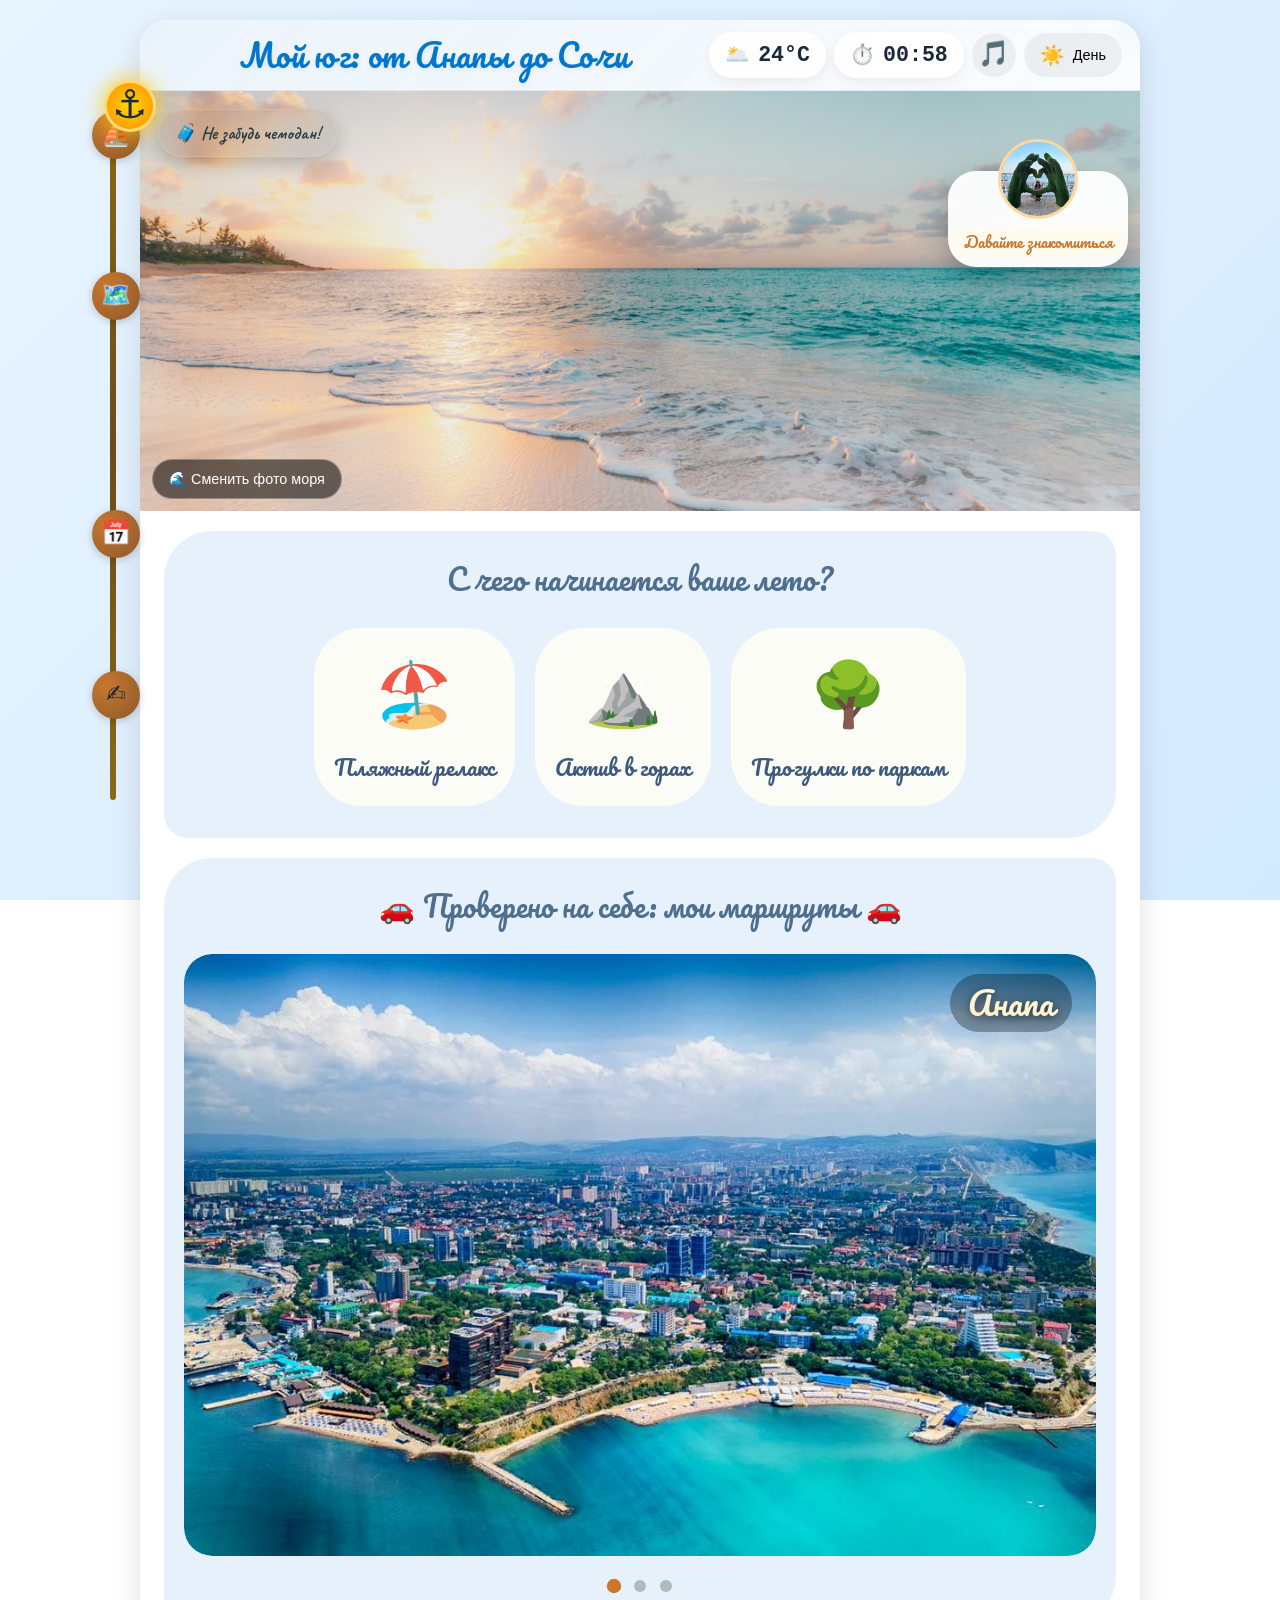
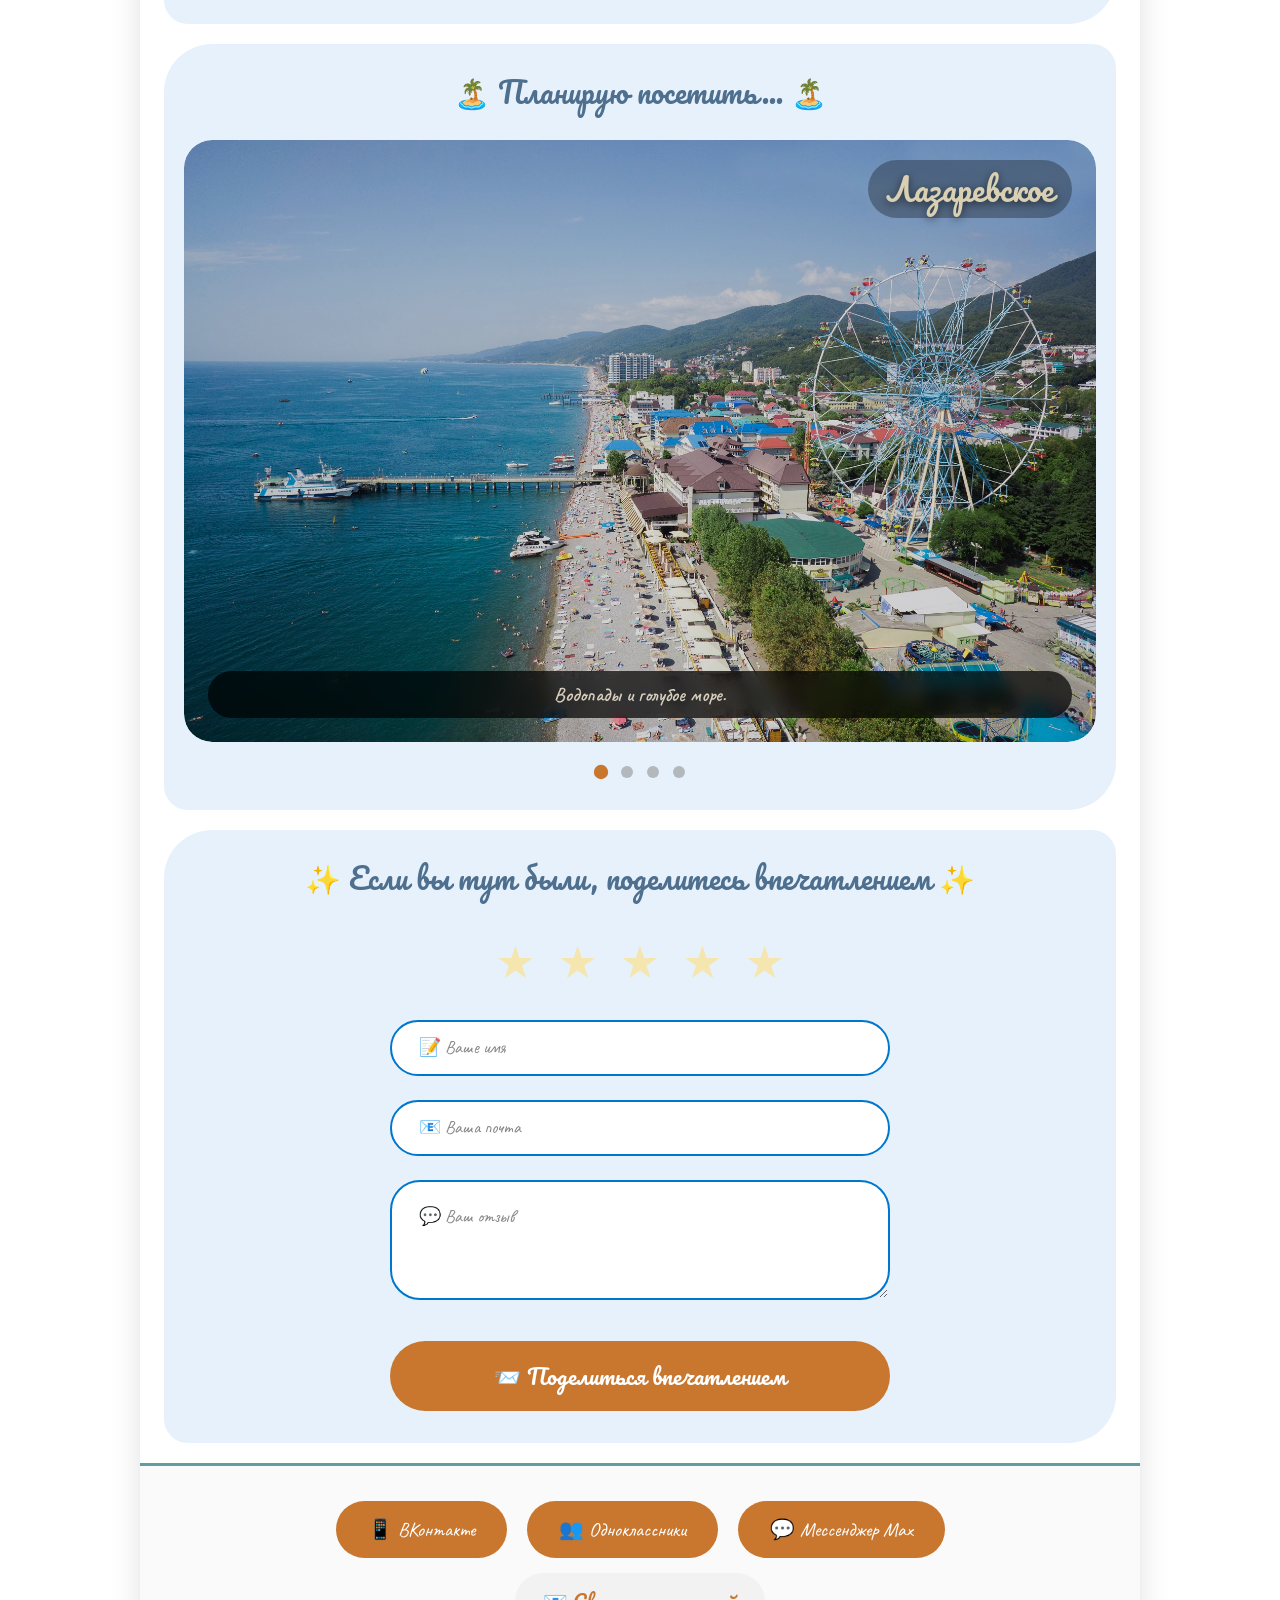
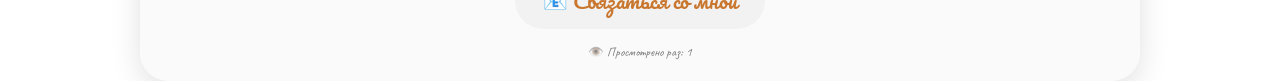
<file: index.html>
<!DOCTYPE html>
<html lang="ru">
<head>
<meta charset="utf-8" />
<meta name="viewport" content="width=device-width, initial-scale=1.0, user-scalable=yes, viewport-fit=cover" />
<meta name="theme-color" content="#008080">
<title>Мой юг: от Анапы до Сочи</title>

<link rel="icon" href="data:image/svg+xml,<svg xmlns='http://www.w3.org/2000/svg' viewBox='0 0 100 100'><text y='.9em' font-size='90'>☀️</text></svg>">
<link rel="apple-touch-icon" href="data:image/svg+xml,<svg xmlns='http://www.w3.org/2000/svg' viewBox='0 0 100 100'><text y='.9em' font-size='90'>☀️</text></svg>">

<link href="https://fonts.googleapis.com/css2?family=Pacifico&display=swap" rel="stylesheet">
<link href="https://fonts.googleapis.com/css2?family=Caveat:wght@400;500;600;700&display=swap" rel="stylesheet">
<link rel="stylesheet" href="index.css">
</head>
<body>

<div class="container">
  <!-- ========== ШАПКА (ИСПРАВЛЕНА) ========== -->
  <div class="header">
    <div class="header-top">
      <div class="header-left">
        <div class="mobile-menu-btn" id="mobileMenuBtn">⛵</div>
      </div>
      <div class="title">Мой юг: от Анапы до Сочи</div>
    </div>
    <div class="header-right">
      <div class="stickers">
        <div class="sticker">🌥️<span id="st-weather-txt">Загрузка</span></div>
        <div class="sticker">⏱️<span id="st-time-txt">--:--</span></div>
        <div class="music-player" id="musicToggle">
          <span id="musicIcon">🎵</span>
        </div>
        <button id="theme-toggle" class="icon-btn">
          <span id="themeIcon">☀️</span>
          <span class="theme-text" id="themeText">День</span>
        </button>
      </div>
    </div>
  </div>

  <!-- ========== МОБИЛЬНОЕ МЕНЮ ========== -->
  <div class="mobile-menu-overlay" id="mobileMenuOverlay">
    <div class="mobile-menu-container">
      <button class="mobile-menu-close" id="mobileMenuClose">✕</button>
      <div class="mobile-menu-item" data-target="section-main">⛵ Главная</div>
      <div class="mobile-menu-item" id="mobileRoutesBtn">🗺️ Мои маршруты</div>
      <div class="mobile-menu-sub" id="mobileRoutesSub" style="display: none;">
        <a href="Anapa/Anapa.html" class="mobile-sub-link">🏖️ Анапа</a>
        <a href="Gelendzhik/Gelendzhik.html" class="mobile-sub-link">🌴 Геленджик</a>
        <a href="Sochi/Sochi.html" class="mobile-sub-link">☀️ Сочи</a>
        <a href="Sirius/Sirius.html" class="mobile-sub-link">⭐ Сириус</a>
        <a href="Roza/Roza.html" class="mobile-sub-link">⛰️ Роза-Хутор</a>
      </div>
      <div class="mobile-menu-item" data-target="section-places">📅 Планирую посетить</div>
      <div class="mobile-menu-item" data-target="section-review">✍️ Поделиться впечатлением</div>
    </div>
  </div>

  <!-- Кнопка наверх -->
  <button class="scroll-top-btn" id="scrollTopBtn">↑</button>

  <!-- ========== ГЛАВНОЕ ФОТО ========== -->
  <div class="photo-wrap">
    <img src="Img.Index/m.avif" alt="Море и пляж" class="photo" id="seaPhoto">
    <div class="photo-overlay">
      <div class="remind-wrap" id="remind-area"><div class="remind-text">🧳 Не забудь чемодан!</div></div>
    </div>
    <button class="change-bg-btn" id="changeSeaBtn">🌊 Сменить фото моря</button>
    <div class="about-float" id="about-float">
      <img src="Img.Index/i.jpg" class="about-photo" id="about-photo" alt="avatar">
      <div class="about-desc">Давайте знакомиться</div>
    </div>
  </div>

  <!-- ========== ОПРОС ========== -->
  <div class="survey-section" id="section-main">
    <div class="question-text">С чего начинается ваше лето?</div>
    <div class="options-row">
      <div class="option-card" data-option="пляжный релакс" onclick="handleOptionClick(this)">
        <div class="option-emoji">🏖️</div>
        <div class="option-label">Пляжный релакс</div>
      </div>
      <div class="option-card" data-option="актив в горах" onclick="handleOptionClick(this)">
        <div class="option-emoji">⛰️</div>
        <div class="option-label">Актив в горах</div>
      </div>
      <div class="option-card" data-option="прогулки по паркам" onclick="handleOptionClick(this)">
        <div class="option-emoji">🌳</div>
        <div class="option-label">Прогулки по паркам</div>
      </div>
    </div>
    <div id="answerResult" class="answer-result" style="display: none;"></div>
  </div>

  <!-- ========== КАРУСЕЛЬ МАРШРУТОВ ========== -->
  <div class="routes-section" id="section-routes">
    <div class="routes-title">🚗 Проверено на себе: мои маршруты 🚗</div>
    <div class="carousel-container" id="routesCarousel">
      <div class="carousel-track" id="routesTrack">
        <div class="route-card" data-page="Anapa/Anapa.html">
          <div class="card-inner"><img class="route-img" src="Img.Index/anapa.jpeg" alt="Анапа"><div class="route-title-overlay">Анапа</div><div class="route-desc-overlay">Песчаные пляжи, ласковое море и семейный уют.</div></div>
        </div>
        <div class="route-card" data-page="Gelendzhik/Gelendzhik.html">
          <div class="card-inner"><img class="route-img" src="Img.Index/gelend.jpg" alt="Геленджик"><div class="route-title-overlay">Геленджик</div><div class="route-desc-overlay">Набережная, бухта и живописные горы.</div></div>
        </div>
        <div class="route-card" data-page="Sochi/Sochi.html">
          <div class="card-inner"><img class="route-img" src="Img.Index/sohi.jpg" alt="Сочи"><div class="route-title-overlay">Сочи</div><div class="route-desc-overlay">Субтропики, горы и вечное лето.</div></div>
        </div>
      </div>
    </div>
    <div class="dots" id="routesDots"></div>
  </div>

  <!-- ========== КАРУСЕЛЬ "ПЛАНИРУЮ ПОСЕТИТЬ" ========== -->
  <div class="places-section" id="section-places">
    <div class="places-title">🏝️ Планирую посетить... 🏝️</div>
    <div class="carousel-container" id="placesCarousel">
      <div class="carousel-track" id="placesTrack">
        <div class="place-card place-future" onclick="showSoonToast()">
          <div class="card-inner"><img class="place-img" src="Img.Index/laz.jpg"><div class="place-title-overlay">Лазаревское</div><div class="place-desc-overlay">Водопады и голубое море.</div></div>
        </div>
        <div class="place-card place-future" onclick="showSoonToast()">
          <div class="card-inner"><img class="place-img" src="Img.Index/dgub.jpg"><div class="place-title-overlay">Джугба</div><div class="place-desc-overlay">Дикие пляжи и реликтовый лес.</div></div>
        </div>
        <div class="place-card place-future" onclick="showSoonToast()">
          <div class="card-inner"><img class="place-img" src="Img.Index/kabard.jpg"><div class="place-title-overlay">Кабардинка</div><div class="place-desc-overlay">Чистые пляжи, Старый парк у моря.</div></div>
        </div>
        <div class="place-card place-future" onclick="showSoonToast()">
          <div class="card-inner"><img class="place-img" src="Img.Index/novoros.jpg"><div class="place-title-overlay">Новороссийск</div><div class="place-desc-overlay">Герой-город, морской порт.</div></div>
        </div>
      </div>
    </div>
    <div class="dots" id="placesDots"></div>
  </div>

  <!-- ========== ФОРМА ОТЗЫВА ========== -->
  <div class="survey-section" id="section-review" style="margin-top:0; overflow:visible; position:relative; z-index:100;">
    <div class="question-text">✨ Если вы тут были, поделитесь впечатлением ✨</div>
    <div class="star-rating" id="starRating" style="position:relative; z-index:101;">
      <span class="star" data-value="1">★</span>
      <span class="star" data-value="2">★</span>
      <span class="star" data-value="3">★</span>
      <span class="star" data-value="4">★</span>
      <span class="star" data-value="5">★</span>
    </div>
    <form id="reviewForm" class="review-form" style="position:relative; z-index:102;">
      <div class="form-field-wrapper" onclick="document.getElementById('reviewerName').focus();">
        <input type="text" id="reviewerName" name="reviewerName" autocomplete="off" placeholder=" ">
        <label>📝 Ваше имя</label>
      </div>
      <div class="form-field-wrapper" onclick="document.getElementById('reviewerEmail').focus();">
        <input type="email" id="reviewerEmail" name="reviewerEmail" autocomplete="off" placeholder=" ">
        <label>📧 Ваша почта</label>
      </div>
      <div class="form-field-wrapper" onclick="document.getElementById('reviewText').focus();">
        <textarea id="reviewText" name="reviewText" placeholder=" "></textarea>
        <label>💬 Ваш отзыв</label>
      </div>
      <button type="submit" class="submit-review-btn">📨 Поделиться впечатлением</button>
    </form>
  </div>

  <!-- ========== ФУТЕР ========== -->
  <div class="footer">
    <div class="share-buttons">
      <button class="share-btn" data-share="vk">📱 ВКонтакте</button>
      <button class="share-btn" data-share="ok">👥 Одноклассники</button>
      <button class="share-btn" data-share="max">💬 Мессенджер Max</button>
    </div>
    <div class="footer-contact"><a href="mailto:angelina.chernovalova@yandex.ru">📧 Связаться со мной</a></div>
    <div style="margin-top:10px; font-size:0.7rem;">👁️ Просмотрено раз: <span id="siteViewsCounter">0</span></div>
  </div>
</div>

<!-- ========== ПК ЛИАНА ========== -->
<div class="rope-container">
  <div class="rope-line"></div>
  <div class="knot-item" data-target="section-main" style="top: 5%;">⛵<div class="bubble-menu-right">⚓ Главная</div></div>
  <div class="knot-item" data-target="section-routes" style="top: 28%;">🗺️
    <div class="subknots-right">
      <div class="subknot-title">📋 Мои маршруты</div>
      <a href="Anapa/Anapa.html" class="subknot-link">🏖️ Анапа</a>
      <a href="Gelendzhik/Gelendzhik.html" class="subknot-link">🌴 Геленджик</a>
      <a href="Sochi/Sochi.html" class="subknot-link">☀️ Сочи</a>
      <a href="Sirius/Sirius.html" class="subknot-link">⭐ Сириус</a>
      <a href="Roza/Roza.html" class="subknot-link">⛰️ Роза-Хутор</a>
    </div>
  </div>
  <div class="knot-item" data-target="section-places" style="top: 62%;">📅<div class="bubble-menu-right">📅 Планирую посетить</div></div>
  <div class="knot-item" data-target="section-review" style="top: 85%;">✍️<div class="bubble-menu-right">✍️ Поделиться впечатлением</div></div>
</div>
<div class="rope-anchor" id="ropeAnchor">⚓</div>

<!-- Дополнительные элементы -->
<div class="side-panel" id="panel"><div class="checklist" id="checklist"></div></div>
<div id="toastMsg" class="toast-message"></div>
<div id="introModal" class="modal-overlay"><div class="modal-card"><img src="Img.Index/i.jpg" class="modal-photo" id="modalUserPhoto"><div class="modal-text">Давайте знакомиться!<br><br>Меня зовут Черновалова Ангелина Алексеевна, я студентка ПИ-3,6-2024-2УД. Я объединила знания интернет-технологий и свою страсть к путешествиям, чтобы создать удобный интерфейс для планирования отдыха.</div><button class="modal-close" id="closeModalBtn">Закрыть</button></div></div>

<audio id="bgMusic" src="Audio.Index/chai.mp3" loop></audio>

<script src="menu.js"></script>
<script src="index.js"></script>
</body>
</html>
</file>
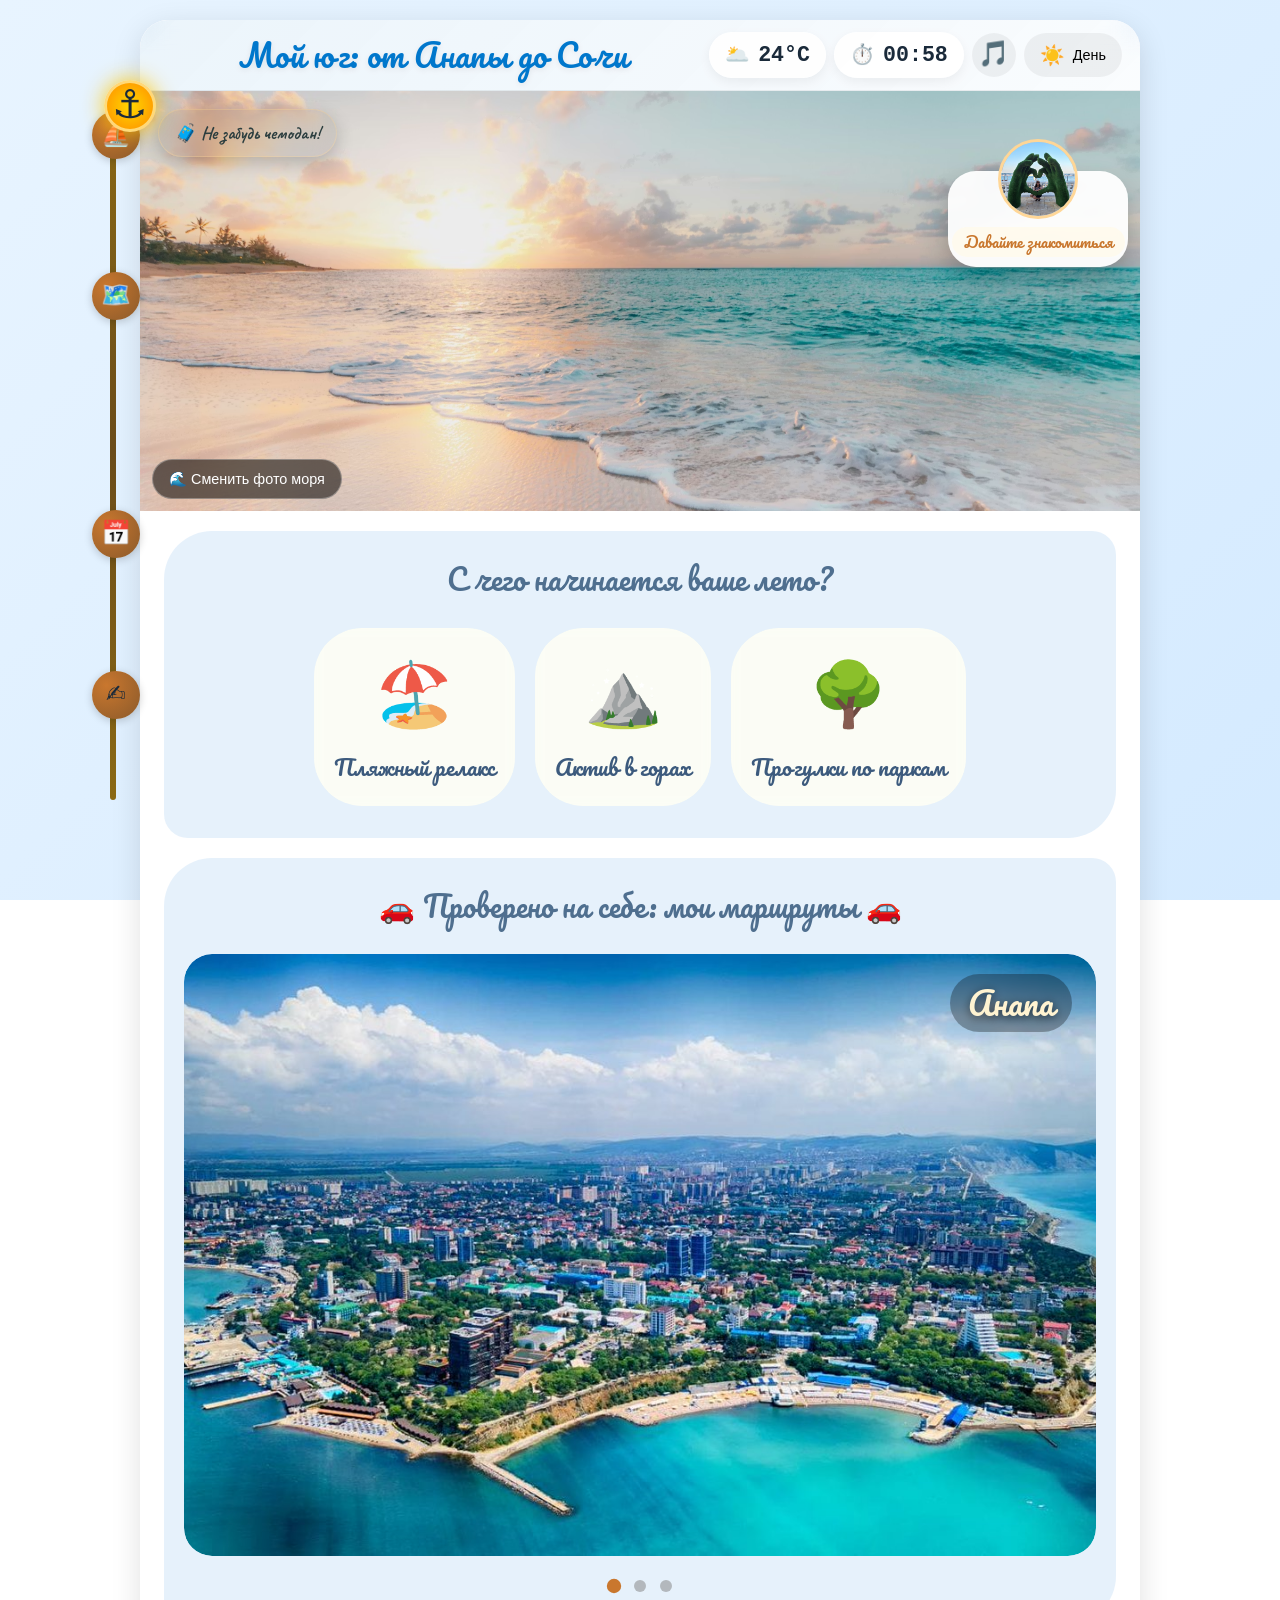
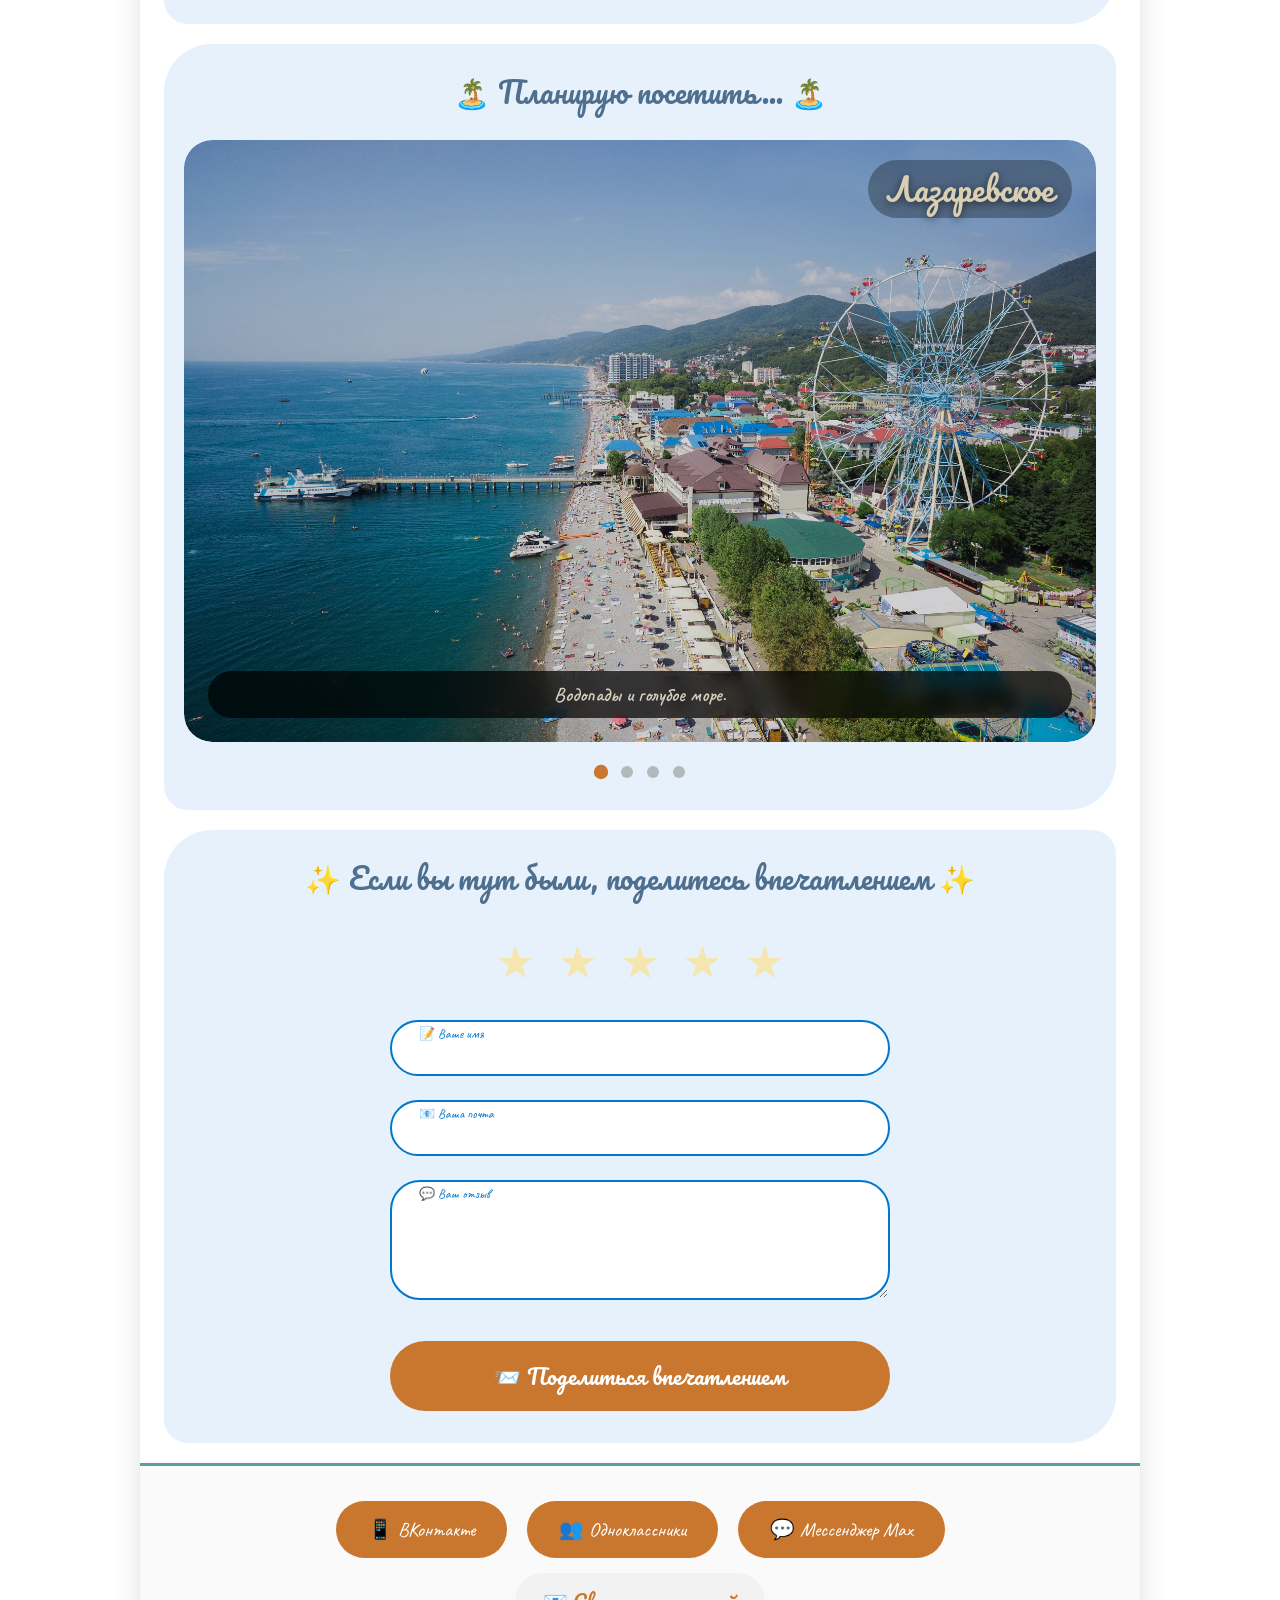
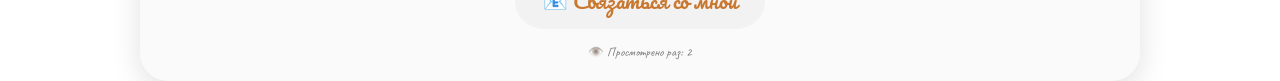
<file: indexa.html>
<!DOCTYPE html>
<html lang="ru">
<head>
<meta charset="utf-8" />
<meta name="viewport" content="width=device-width, initial-scale=1.0, user-scalable=yes, viewport-fit=cover" />
<meta name="theme-color" content="#008080">
<title>Мой юг: от Анапы до Сочи</title>

<link rel="icon" href="data:image/svg+xml,<svg xmlns='http://www.w3.org/2000/svg' viewBox='0 0 100 100'><text y='.9em' font-size='90'>☀️</text></svg>">
<link rel="apple-touch-icon" href="data:image/svg+xml,<svg xmlns='http://www.w3.org/2000/svg' viewBox='0 0 100 100'><text y='.9em' font-size='90'>☀️</text></svg>">

<link href="https://fonts.googleapis.com/css2?family=Pacifico&display=swap" rel="stylesheet">
<link href="https://fonts.googleapis.com/css2?family=Caveat:wght@400;500;600;700&display=swap" rel="stylesheet">
<link rel="stylesheet" href="index.css">
</head>
<body>

<div class="container">
  <!-- ========== ШАПКА ========== -->
  <div class="header">
    <div class="header-left">
      <div class="mobile-menu-btn" id="mobileMenuBtn">⛵</div>
    </div>
    <div class="title">Мой юг: от Анапы до Сочи</div>
    <div class="header-right">
      <!-- ИСПРАВЛЕНО: День/Ночь и Музыка в одной строке (flex row) -->
      <div class="stickers">
        <div class="sticker">🌥️<span id="st-weather-txt">Загрузка</span></div>
        <div class="sticker">⏱️<span id="st-time-txt">--:--</span></div>
        <div class="music-player" id="musicToggle">
          <span id="musicIcon">🎵</span>
        </div>
        <button id="theme-toggle" class="icon-btn">
          <span id="themeIcon">☀️</span>
          <span class="theme-text" id="themeText">День</span>
        </button>
      </div>
    </div>
  </div>

  <!-- ========== МОБИЛЬНОЕ МЕНЮ ========== -->
  <div class="mobile-menu-overlay" id="mobileMenuOverlay">
    <div class="mobile-menu-container">
      <button class="mobile-menu-close" id="mobileMenuClose">✕</button>
      <div class="mobile-menu-item" data-target="section-main">⛵ Главная</div>
      <div class="mobile-menu-item" id="mobileRoutesBtn">🗺️ Мои маршруты</div>
      <div class="mobile-menu-sub" id="mobileRoutesSub" style="display: none;">
        <a href="Anapa/Anapa.html" class="mobile-sub-link">🏖️ Анапа</a>
        <a href="Gelendzhik/Gelendzhik.html" class="mobile-sub-link">🌴 Геленджик</a>
        <a href="Sochi/Sochi.html" class="mobile-sub-link">☀️ Сочи</a>
        <a href="Sirius/Sirius.html" class="mobile-sub-link">⭐ Сириус</a>
        <a href="Roza/Roza.html" class="mobile-sub-link">⛰️ Роза-Хутор</a>
      </div>
      <div class="mobile-menu-item" data-target="section-places">📅 Планирую посетить</div>
      <div class="mobile-menu-item" data-target="section-review">✍️ Поделиться впечатлением</div>
    </div>
  </div>

  <!-- Кнопка наверх -->
  <button class="scroll-top-btn" id="scrollTopBtn">↑</button>

  <!-- ========== ГЛАВНОЕ ФОТО ========== -->
  <div class="photo-wrap">
    <img src="Img.Index/m.avif" alt="Море и пляж" class="photo" id="seaPhoto">
    <div class="photo-overlay">
      <!-- ИСПРАВЛЕНО: В мобильной версии блок remind-wrap скрыт через CSS -->
      <div class="remind-wrap" id="remind-area"><div class="remind-text">🧳 Не забудь чемодан!</div></div>
    </div>
    <button class="change-bg-btn" id="changeSeaBtn">🌊 Сменить фото моря</button>
    <div class="about-float" id="about-float">
      <img src="Img.Index/i.jpg" class="about-photo" id="about-photo" alt="avatar">
      <div class="about-desc">Давайте знакомиться</div>
    </div>
  </div>

  <!-- ========== ОПРОС ========== -->
  <div class="survey-section" id="section-main">
    <div class="question-text">С чего начинается ваше лето?</div>
    <div class="options-row">
      <!-- ИСПРАВЛЕНО: Добавлены onclick напрямую для гарантии работы на мобильных -->
      <div class="option-card" data-option="пляжный релакс" onclick="handleOptionClick(this)">
        <div class="option-emoji">🏖️</div>
        <div class="option-label">Пляжный релакс</div>
      </div>
      <div class="option-card" data-option="актив в горах" onclick="handleOptionClick(this)">
        <div class="option-emoji">⛰️</div>
        <div class="option-label">Актив в горах</div>
      </div>
      <div class="option-card" data-option="прогулки по паркам" onclick="handleOptionClick(this)">
        <div class="option-emoji">🌳</div>
        <div class="option-label">Прогулки по паркам</div>
      </div>
    </div>
    <div id="answerResult" class="answer-result" style="display: none;"></div>
  </div>

  <!-- ========== КАРУСЕЛЬ МАРШРУТОВ ========== -->
  <div class="routes-section" id="section-routes">
    <div class="routes-title">🚗 Проверено на себе: мои маршруты 🚗</div>
    <div class="carousel-container" id="routesCarousel">
      <div class="carousel-track" id="routesTrack">
        <div class="route-card" data-page="Anapa/Anapa.html">
          <div class="card-inner"><img class="route-img" src="Img.Index/anapa.jpeg" alt="Анапа"><div class="route-title-overlay">Анапа</div><div class="route-desc-overlay">Песчаные пляжи, ласковое море и семейный уют.</div></div>
        </div>
        <div class="route-card" data-page="Gelendzhik/Gelendzhik.html">
          <div class="card-inner"><img class="route-img" src="Img.Index/gelend.jpg" alt="Геленджик"><div class="route-title-overlay">Геленджик</div><div class="route-desc-overlay">Набережная, бухта и живописные горы.</div></div>
        </div>
        <div class="route-card" data-page="Sochi/Sochi.html">
          <div class="card-inner"><img class="route-img" src="Img.Index/sohi.jpg" alt="Сочи"><div class="route-title-overlay">Сочи</div><div class="route-desc-overlay">Субтропики, горы и вечное лето.</div></div>
        </div>
      </div>
    </div>
    <div class="dots" id="routesDots"></div>
  </div>

  <!-- ========== КАРУСЕЛЬ "ПЛАНИРУЮ ПОСЕТИТЬ" ========== -->
  <div class="places-section" id="section-places">
    <div class="places-title">🏝️ Планирую посетить... 🏝️</div>
    <div class="carousel-container" id="placesCarousel">
      <div class="carousel-track" id="placesTrack">
        <div class="place-card place-future" onclick="showSoonToast()">
          <div class="card-inner"><img class="place-img" src="Img.Index/laz.jpg"><div class="place-title-overlay">Лазаревское</div><div class="place-desc-overlay">Водопады и голубое море.</div></div>
        </div>
        <div class="place-card place-future" onclick="showSoonToast()">
          <div class="card-inner"><img class="place-img" src="Img.Index/dgub.jpg"><div class="place-title-overlay">Джугба</div><div class="place-desc-overlay">Дикие пляжи и реликтовый лес.</div></div>
        </div>
        <div class="place-card place-future" onclick="showSoonToast()">
          <div class="card-inner"><img class="place-img" src="Img.Index/kabard.jpg"><div class="place-title-overlay">Кабардинка</div><div class="place-desc-overlay">Чистые пляжи, Старый парк у моря.</div></div>
        </div>
        <div class="place-card place-future" onclick="showSoonToast()">
          <div class="card-inner"><img class="place-img" src="Img.Index/novoros.jpg"><div class="place-title-overlay">Новороссийск</div><div class="place-desc-overlay">Герой-город, морской порт.</div></div>
        </div>
      </div>
    </div>
    <div class="dots" id="placesDots"></div>
  </div>

  <!-- ========== ФОРМА ОТЗЫВА ========== -->
  <div class="survey-section" id="section-review" style="margin-top:0; overflow:visible; position:relative; z-index:100;">
    <div class="question-text">✨ Если вы тут были, поделитесь впечатлением ✨</div>
    <div class="star-rating" id="starRating" style="position:relative; z-index:101;">
      <span class="star" data-value="1">★</span>
      <span class="star" data-value="2">★</span>
      <span class="star" data-value="3">★</span>
      <span class="star" data-value="4">★</span>
      <span class="star" data-value="5">★</span>
    </div>
    <form id="reviewForm" class="review-form" style="position:relative; z-index:102;">
      <div class="form-field-wrapper" onclick="document.getElementById('reviewerName').focus();">
        <input type="text" id="reviewerName" name="reviewerName" autocomplete="off">
        <label>📝 Ваше имя</label>
      </div>
      <div class="form-field-wrapper" onclick="document.getElementById('reviewerEmail').focus();">
        <input type="email" id="reviewerEmail" name="reviewerEmail" autocomplete="off">
        <label>📧 Ваша почта</label>
      </div>
      <div class="form-field-wrapper" onclick="document.getElementById('reviewText').focus();">
        <textarea id="reviewText" name="reviewText"></textarea>
        <label>💬 Ваш отзыв</label>
      </div>
      <button type="submit" class="submit-review-btn">📨 Поделиться впечатлением</button>
    </form>
  </div>

  <!-- ========== ФУТЕР ========== -->
  <div class="footer">
    <div class="share-buttons">
      <button class="share-btn" data-share="vk">📱 ВКонтакте</button>
      <button class="share-btn" data-share="ok">👥 Одноклассники</button>
      <button class="share-btn" data-share="max">💬 Мессенджер Max</button>
    </div>
    <!-- ИСПРАВЛЕНО: Увеличен хитбокс для мобильной версии -->
    <div class="footer-contact"><a href="mailto:angelina.chernovalova@yandex.ru">📧 Связаться со мной</a></div>
    <div style="margin-top:10px; font-size:0.7rem;">👁️ Просмотрено раз: <span id="siteViewsCounter">0</span></div>
  </div>
</div>

<!-- ========== ПК ЛИАНА ========== -->
<div class="rope-container">
  <div class="rope-line"></div>
  <!-- ИСПРАВЛЕНО: Все пункты лианы теперь имеют одинаковый размер шрифта через класс .knot-item -->
  <div class="knot-item" data-target="section-main" style="top: 5%;">⛵<div class="bubble-menu-right">⚓ Главная</div></div>
  <div class="knot-item" data-target="section-routes" style="top: 28%;">🗺️
    <div class="subknots-right">
      <div class="subknot-title">📋 Мои маршруты</div>
      <a href="Anapa/Anapa.html" class="subknot-link">🏖️ Анапа</a>
      <a href="Gelendzhik/Gelendzhik.html" class="subknot-link">🌴 Геленджик</a>
      <a href="Sochi/Sochi.html" class="subknot-link">☀️ Сочи</a>
      <a href="Sirius/Sirius.html" class="subknot-link">⭐ Сириус</a>
      <a href="Roza/Roza.html" class="subknot-link">⛰️ Роза-Хутор</a>
    </div>
  </div>
  <div class="knot-item" data-target="section-places" style="top: 62%;">📅<div class="bubble-menu-right">📅 Планирую посетить</div></div>
  <div class="knot-item" data-target="section-review" style="top: 85%;">✍️<div class="bubble-menu-right">✍️ Поделиться впечатлением</div></div>
</div>
<div class="rope-anchor" id="ropeAnchor">⚓</div>

<!-- Дополнительные элементы -->
<div class="side-panel" id="panel"><div class="checklist" id="checklist"></div></div>
<div id="toastMsg" class="toast-message"></div>
<div id="introModal" class="modal-overlay"><div class="modal-card"><img src="Img.Index/i.jpg" class="modal-photo" id="modalUserPhoto"><div class="modal-text">Давайте знакомиться!<br><br>Меня зовут Черновалова Ангелина Алексеевна, я студентка ПИ-3,6-2024-2УД. Я объединила знания интернет-технологий и свою страсть к путешествиям, чтобы создать удобный интерфейс для планирования отдыха.</div><button class="modal-close" id="closeModalBtn">Закрыть</button></div></div>

<audio id="bgMusic" src="Audio.Index/chai.mp3" loop></audio>
<script src="menu.js"></script>
<script src="index.js"></script>
</body>
</html>
</file>
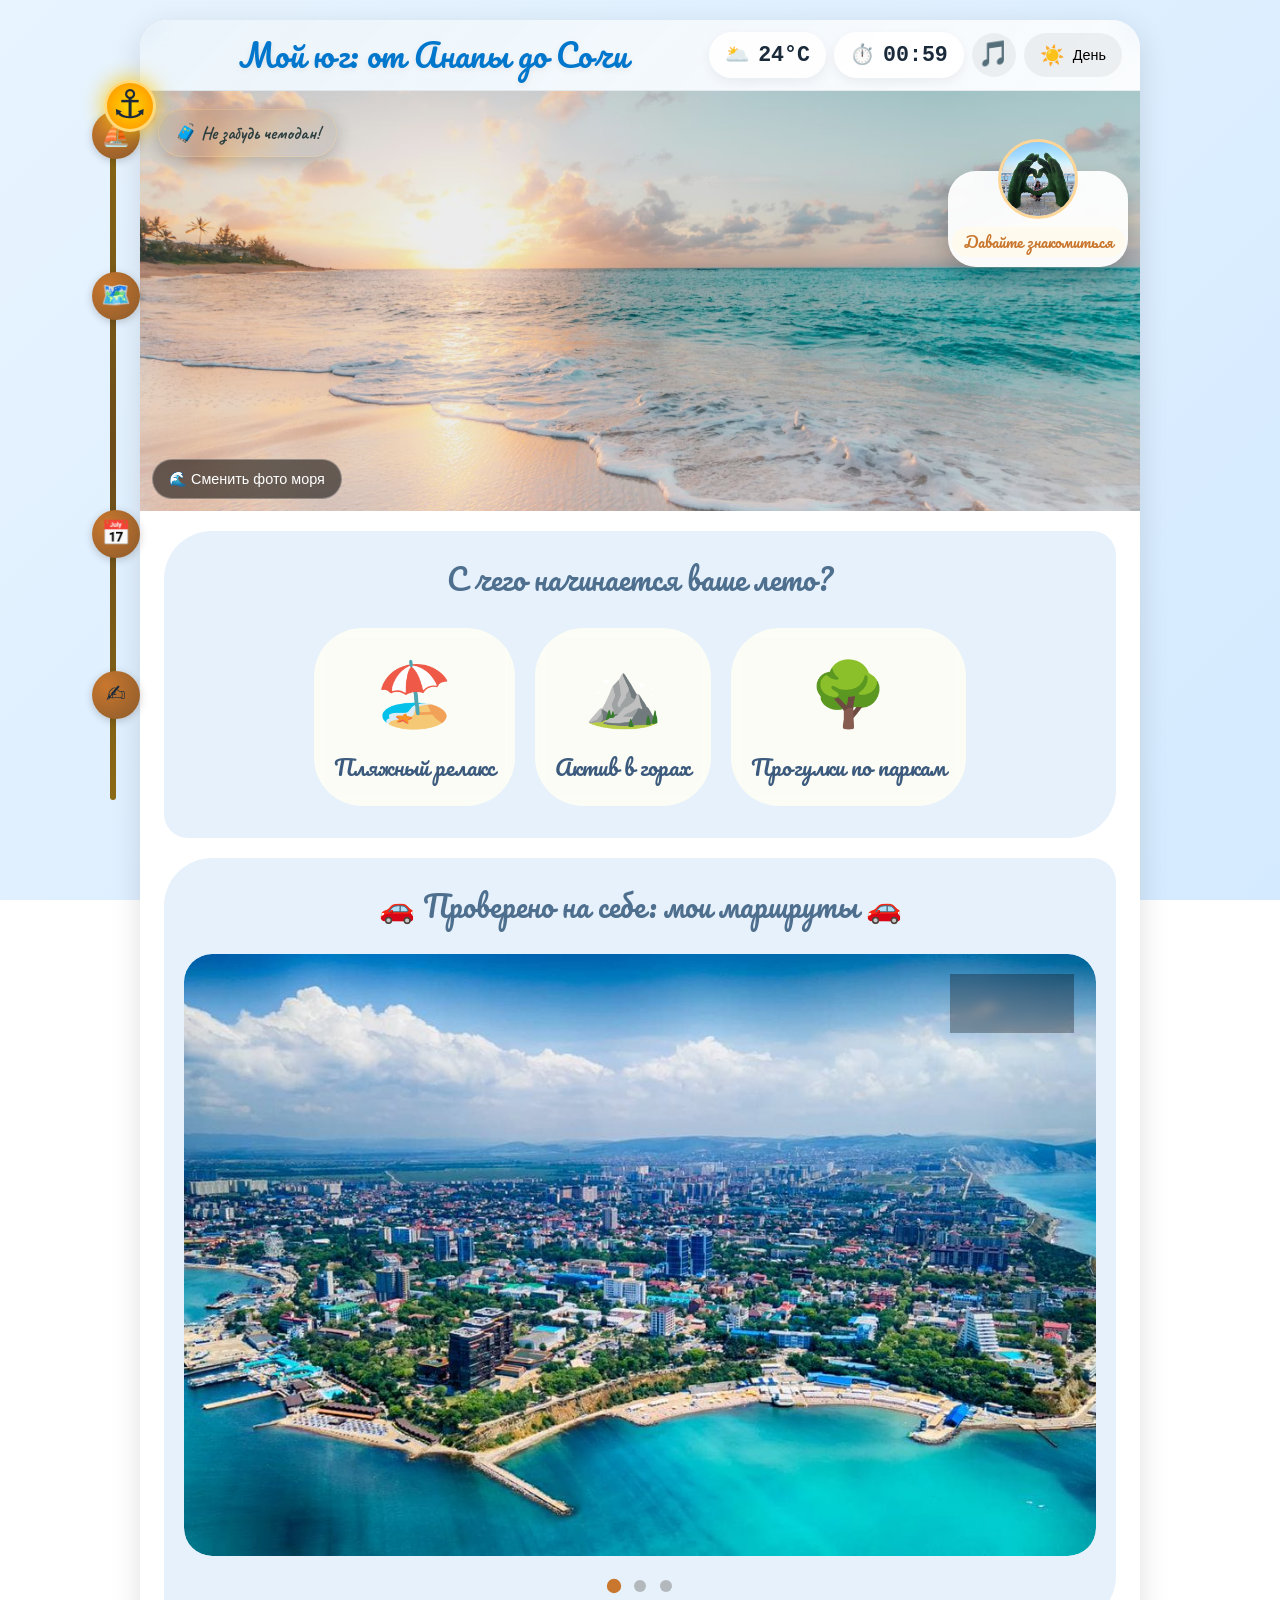
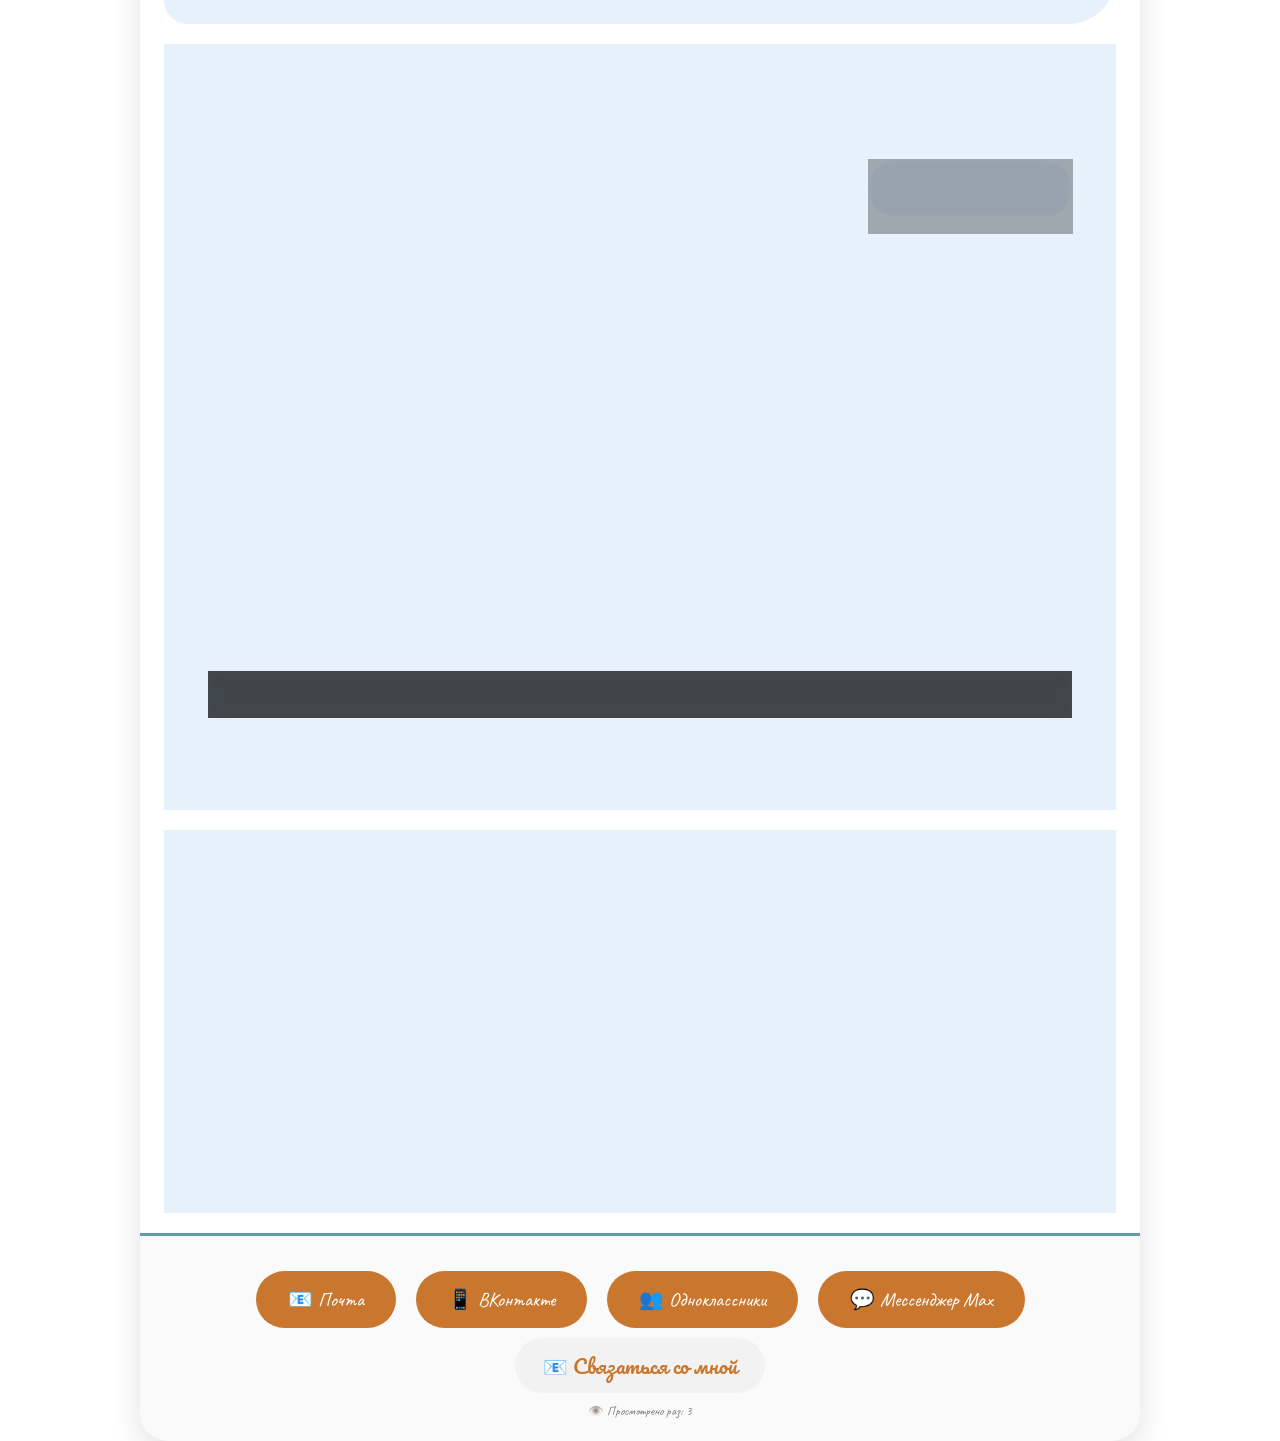
<file: indexaaa.html>
<!DOCTYPE html>
<html lang="ru">
<head>
<meta charset="utf-8" />
<meta name="viewport" content="width=device-width, initial-scale=1.0, user-scalable=yes, viewport-fit=cover" />
<meta name="theme-color" content="#008080">
<title>Мой юг: от Анапы до Сочи</title>

<!-- ========== ИКОНКА САЙТА (favicon) ДЛЯ ГЛАВНОЙ ========== -->
<link rel="icon" href="data:image/svg+xml,<svg xmlns='http://www.w3.org/2000/svg' viewBox='0 0 100 100'><text y='.9em' font-size='90'>☀️</text></svg>">
<link rel="apple-touch-icon" href="data:image/svg+xml,<svg xmlns='http://www.w3.org/2000/svg' viewBox='0 0 100 100'><text y='.9em' font-size='90'>☀️</text></svg>">

<link href="https://fonts.googleapis.com/css2?family=Pacifico&display=swap" rel="stylesheet">
<link href="https://fonts.googleapis.com/css2?family=Caveat:wght@400;500;600;700&display=swap" rel="stylesheet">
<link rel="stylesheet" href="index.css">
</head>
<body>

<div class="container">
  <!-- ========== ШАПКА ========== -->
  <div class="header">
    <div class="header-left">
      <div class="mobile-menu-btn" id="mobileMenuBtn">⛵</div>
    </div>
    <div class="title">Мой юг: от Анапы до Сочи</div>
    <div class="header-right">
      <div class="stickers">
        <div class="sticker" id="st-weather">🌥️<span id="st-weather-txt">Загрузка</span></div>
        <div class="sticker" id="st-time">⏱️<span id="st-time-txt">--:--</span></div>
        <div class="music-player clickable" id="musicToggle">
          <span id="musicIcon">🎵</span>
        </div>
        <button id="theme-toggle" class="icon-btn">
          <span id="themeIcon">☀️</span>
          <span class="theme-text" id="themeText">День</span>
        </button>
      </div>
    </div>
  </div>

  <!-- ========== МОБИЛЬНОЕ МЕНЮ (HTML-структура) ========== -->
  <div class="mobile-menu-overlay" id="mobileMenuOverlay">
    <div class="mobile-menu-container">
      <button class="mobile-menu-close" id="mobileMenuClose">✕</button>
      <div class="mobile-menu-item" data-target="section-main">⛵ Главная</div>
      <div class="mobile-menu-item" id="mobileRoutesBtn">🗺️ Мои маршруты</div>
      <div class="mobile-menu-sub" id="mobileRoutesSub" style="display: none;">
        <a href="Anapa/Anapa.html" class="mobile-sub-link">🏖️ Анапа</a>
        <a href="Gelendzhik/Gelendzhik.html" class="mobile-sub-link">🌴 Геленджик</a>
        <a href="Sochi/Sochi.html" class="mobile-sub-link">☀️ Сочи</a>
        <a href="Sirius/Sirius.html" class="mobile-sub-link">⭐ Сириус</a>
        <a href="Roza/Roza.html" class="mobile-sub-link">⛰️ Роза-Хутор</a>
      </div>
      <div class="mobile-menu-item" data-target="section-places">📅 Планирую посетить</div>
      <div class="mobile-menu-item" data-target="section-review">✍️ Поделиться впечатлением</div>
    </div>
  </div>

  <!-- Кнопка наверх -->
  <button class="scroll-top-btn" id="scrollTopBtn">↑</button>

  <!-- ========== ГЛАВНОЕ ФОТО ========== -->
  <div class="photo-wrap">
    <img src="Img.Index/m.avif" alt="Море и пляж" class="photo" id="seaPhoto">
    <div class="photo-overlay">
      <div class="remind-wrap clickable" id="remind-area"><div class="remind-text">🧳 Не забудь чемодан!</div></div>
    </div>
    <button class="change-bg-btn clickable" id="changeSeaBtn">🌊 Сменить фото моря</button>
    <div class="about-float clickable" id="about-float">
      <img src="Img.Index/i.jpg" class="about-photo" id="about-photo" alt="avatar">
      <div class="about-desc">Давайте знакомиться</div>
    </div>
  </div>

  <!-- ========== ОПРОС: С ЧЕГО НАЧИНАЕТСЯ ЛЕТО ========== -->
  <div class="survey-section" id="section-main" data-section="main">
    <div class="question-text">С чего начинается ваше лето?</div>
    <div class="options-row">
      <div class="option-card clickable" data-option="пляжный релакс" data-value="пляжный релакс">
        <div class="option-emoji">🏖️</div>
        <div class="option-label">Пляжный релакс</div>
      </div>
      <div class="option-card clickable" data-option="актив в горах" data-value="актив в горах">
        <div class="option-emoji">⛰️</div>
        <div class="option-label">Актив в горах</div>
      </div>
      <div class="option-card clickable" data-option="прогулки по паркам" data-value="прогулки по паркам">
        <div class="option-emoji">🌳</div>
        <div class="option-label">Прогулки по паркам</div>
      </div>
    </div>
    <div id="answerResult" class="answer-result" style="display: none;"></div>
  </div>

  <!-- ========== КАРУСЕЛЬ МОИХ МАРШРУТОВ ========== -->
  <div class="routes-section" id="section-routes" data-section="routes">
    <div class="routes-title">🚗 Проверено на себе: мои маршруты 🚗</div>
    <div class="carousel-container" id="routesCarousel">
      <div class="carousel-track" id="routesTrack">
        <div class="route-card clickable" data-page="Anapa/Anapa.html">
          <div class="card-inner"><img class="route-img" src="Img.Index/anapa.jpeg" alt="Анапа"><div class="route-title-overlay">Анапа</div><div class="route-desc-overlay">Песчаные пляжи, ласковое море и семейный уют.</div></div>
        </div>
        <div class="route-card clickable" data-page="Gelendzhik/Gelendzhik.html">
          <div class="card-inner"><img class="route-img" src="Img.Index/gelend.jpg" alt="Геленджик"><div class="route-title-overlay">Геленджик</div><div class="route-desc-overlay">Набережная, бухта и живописные горы.</div></div>
        </div>
        <div class="route-card clickable" data-page="Sochi/Sochi.html">
          <div class="card-inner"><img class="route-img" src="Img.Index/sohi.jpg" alt="Сочи"><div class="route-title-overlay">Сочи</div><div class="route-desc-overlay">Субтропики, горы и вечное лето.</div></div>
        </div>
      </div>
    </div>
    <div class="dots" id="routesDots"></div>
  </div>

  <!-- ========== КАРУСЕЛЬ "ПЛАНИРУЮ ПОСЕТИТЬ" ========== -->
  <div class="places-section" id="section-places" data-section="places">
    <div class="places-title">🏝️ Планирую посетить... 🏝️</div>
    <div class="carousel-container" id="placesCarousel">
      <div class="carousel-track" id="placesTrack">
        <div class="place-card"><div class="card-inner"><img class="place-img" src="Img.Index/laz.jpg"><div class="place-title-overlay">Лазаревское</div><div class="place-desc-overlay">Водопады и голубое море.</div></div></div>
        <div class="place-card"><div class="card-inner"><img class="place-img" src="Img.Index/dgub.jpg"><div class="place-title-overlay">Джугба</div><div class="place-desc-overlay">Дикие пляжи и реликтовый лес.</div></div></div>
        <div class="place-card"><div class="card-inner"><img class="place-img" src="Img.Index/kabard.jpg" alt="Кабардинка"><div class="place-title-overlay">Кабардинка</div><div class="place-desc-overlay">Чистые пляжи, Старый парк у моря.</div></div></div>
        <div class="place-card"><div class="card-inner"><img class="place-img" src="Img.Index/novoros.jpg" alt="Новороссийск"><div class="place-title-overlay">Новороссийск</div><div class="place-desc-overlay">Герой-город, морской порт.</div></div></div>
      </div>
    </div>
    <div class="dots" id="placesDots"></div>
  </div>

  <!-- ========== ФОРМА ОТЗЫВА ========== -->
  <div class="survey-section" id="section-review" data-section="review" style="margin-top:0;">
    <div class="question-text">✨ Если вы тут были, поделитесь впечатлением ✨</div>
    <div class="star-rating" id="starRating">
      <span class="star clickable" data-value="1">★</span>
      <span class="star clickable" data-value="2">★</span>
      <span class="star clickable" data-value="3">★</span>
      <span class="star clickable" data-value="4">★</span>
      <span class="star clickable" data-value="5">★</span>
    </div>
    <form id="reviewForm" class="review-form">
      <input type="text" id="reviewerName" placeholder="Ваше имя" required>
      <input type="email" id="reviewerEmail" placeholder="Ваша почта" required>
      <textarea id="reviewText" placeholder="Ваш отзыв..." required></textarea>
      <button type="submit" class="clickable">Поделиться впечатлением</button>
    </form>
  </div>

  <!-- ========== ФУТЕР ========== -->
  <div class="footer">
    <div class="share-buttons">
      <button class="share-btn clickable" data-share="email">📧 Почта</button>
      <button class="share-btn clickable" data-share="vk">📱 ВКонтакте</button>
      <button class="share-btn clickable" data-share="ok">👥 Одноклассники</button>
      <button class="share-btn clickable" data-share="max">💬 Мессенджер Max</button>
    </div>
    <div><a href="mailto:angelina.chernovalova@yandex.ru">📧 Связаться со мной</a></div>
    <div style="margin-top:10px; font-size:0.7rem;">👁️ Просмотрено раз: <span id="siteViewsCounter">0</span></div>
  </div>
</div>

<!-- ========== ПК ЛИАНА ========== -->
<div class="rope-container" id="ropeContainer">
  <div class="rope-line"></div>
  <div class="knot-item" data-target="section-main" style="top: 5%;">⛵<div class="bubble-menu-right">⚓ Главная</div></div>
  <div class="knot-item" data-target="section-routes" style="top: 28%;">🗺️
    <div class="subknots-right">
      <div class="subknot-title">📋 Мои маршруты</div>
      <a href="Anapa/Anapa.html" class="subknot-link">🏖️ Анапа</a>
      <a href="Gelendzhik/Gelendzhik.html" class="subknot-link">🌴 Геленджик</a>
      <a href="Sochi/Sochi.html" class="subknot-link">☀️ Сочи</a>
      <a href="Sirius/Sirius.html" class="subknot-link">⭐ Сириус</a>
      <a href="Roza/Roza.html" class="subknot-link">⛰️ Роза-Хутор</a>
    </div>
  </div>
  <div class="knot-item" data-target="section-places" style="top: 62%;">📅<div class="bubble-menu-right">📅 Планирую посетить</div></div>
  <div class="knot-item" data-target="section-review" style="top: 85%;">✍️<div class="bubble-menu-right">✍️ Поделиться впечатлением</div></div>
</div>
<div class="rope-anchor" id="ropeAnchor">⚓</div>

<!-- ========== ДОПОЛНИТЕЛЬНЫЕ ЭЛЕМЕНТЫ ========== -->
<div class="side-panel" id="panel"><div class="checklist" id="checklist"></div></div>
<div id="toastMsg" class="toast-message"></div>
<div id="introModal" class="modal-overlay"><div class="modal-card"><img src="Img.Index/i.jpg" class="modal-photo" id="modalUserPhoto"><div class="modal-text">Давайте знакомиться!<br><br>Меня зовут Черновалова Ангелина Алексеевна, я студентка ПИ-3,6-2024-2УД. Я объединила знания интернет-технологий и свою страсть к путешествиям, чтобы создать удобный интерфейс для планирования отдыха.</div><button class="modal-close clickable" id="closeModalBtn">Закрыть</button></div></div>

<audio id="bgMusic" src="Audio.Index/chai.mp3" loop></audio>

<!-- ========== ПОДКЛЮЧЕНИЕ СКРИПТОВ ========== -->
<script src="menu.js"></script>
<script src="index.js"></script>
</body>
</html>
</file>
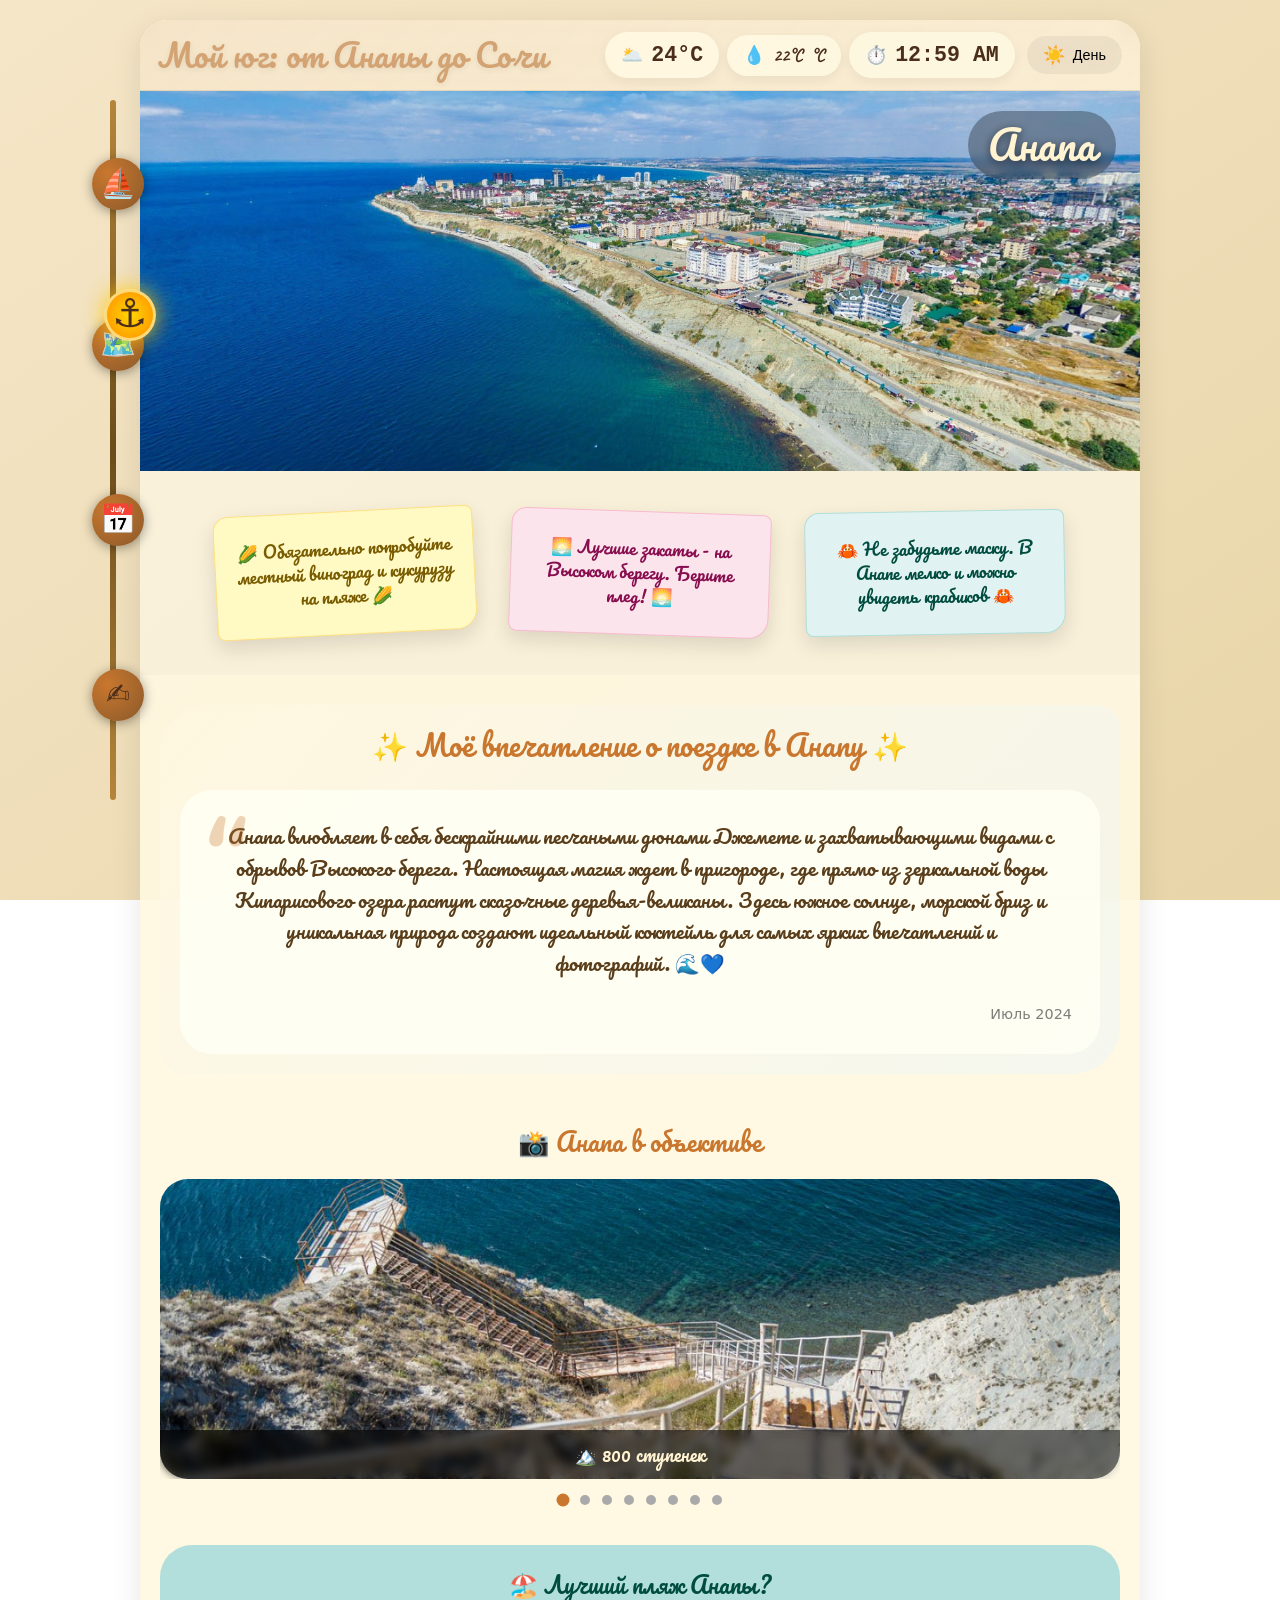
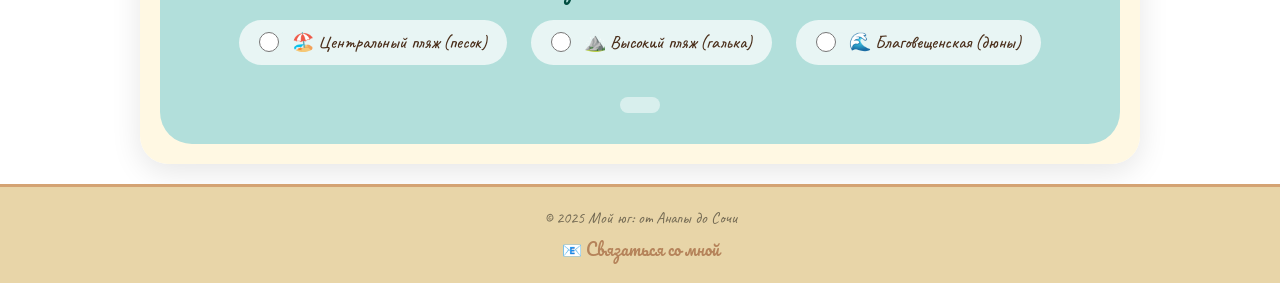
<file: Anapa/Anapa.html>
<!DOCTYPE html>
<html lang="ru">
<head>
<meta charset="utf-8">
<meta name="viewport" content="width=device-width, initial-scale=1.0, user-scalable=yes, viewport-fit=cover">
<meta name="theme-color" content="#e8c48c">
<title>Мой юг: Анапа — песчаная жемчужина</title>

<link rel="icon" href="data:image/svg+xml,<svg xmlns='http://www.w3.org/2000/svg' viewBox='0 0 100 100'><text y='.9em' font-size='90'>🏖️</text></svg>">
<link rel="apple-touch-icon" href="data:image/svg+xml,<svg xmlns='http://www.w3.org/2000/svg' viewBox='0 0 100 100'><text y='.9em' font-size='90'>🏖️</text></svg>">

<link href="https://fonts.googleapis.com/css2?family=Pacifico&display=swap" rel="stylesheet">
<link href="https://fonts.googleapis.com/css2?family=Caveat:wght@400;500;600;700&display=swap" rel="stylesheet">
<link rel="stylesheet" href="Anapa.css">
</head>
<body>

<div class="container">
  <div class="header">
  <div class="header-top">
    <div class="header-left">
      <div class="mobile-menu-btn" id="mobileMenuBtn">⛵</div>
    </div>
    <div class="title">Мой юг: от Анапы до Сочи</div>
  </div>
  <div class="header-right">
    <div class="stickers">
      <div class="sticker">🌥️<span id="st-weather-txt">Загрузка</span></div>
      <div class="sticker">💧<span id="st-water-txt">--</span>°C</div>
      <div class="sticker">⏱️<span id="st-time-txt">--:--</span></div>
    </div>
    <button id="theme-toggle" class="icon-btn">
      <span id="themeIcon">☀️</span>
      <span class="theme-text" id="themeText">День</span>
    </button>
  </div>
</div>

  <div class="mobile-menu-overlay" id="mobileMenuOverlay">
    <div class="mobile-menu-container">
      <button class="mobile-menu-close" id="mobileMenuClose">✕</button>
      <div class="mobile-menu-item" data-target="index">🏠 На главную</div>
      <div class="mobile-menu-item" id="mobileRoutesBtn">🗺️ Мои маршруты</div>
      <div class="mobile-menu-sub" id="mobileRoutesSub" style="display: none;">
        <a href="../Gelendzhik/Gelendzhik.html" class="mobile-sub-link">🌴 Геленджик</a>
        <a href="../Sochi/Sochi.html" class="mobile-sub-link">☀️ Сочи</a>
        <a href="../Sirius/Sirius.html" class="mobile-sub-link">⭐ Сириус</a>
        <a href="../Roza/Roza.html" class="mobile-sub-link">⛰️ Роза-Хутор</a>
      </div>
      <div class="mobile-menu-item" data-target="places">📅 Планирую посетить</div>
      <div class="mobile-menu-item" data-target="review">✍️ Поделиться впечатлением</div>
    </div>
  </div>

  <div class="hero-photo-wrap">
    <img class="hero-photo" src="Img.Anapa/1.jpg" alt="Анапа пляж">
    <div class="photo-caption">Анапа</div>
  </div>

  <div class="stickers-section">
    <div class="note-sticker sticker-yellow">🌽 Обязательно попробуйте местный виноград и кукурузу на пляже 🌽</div>
    <div class="note-sticker sticker-pink">🌅 Лучшие закаты - на Высоком берегу. Берите плед! 🌅</div>
    <div class="note-sticker sticker-mint">🦀 Не забудьте маску. В Анапе мелко и можно увидеть крабиков 🦀</div>
  </div>

  <div class="impression-section">
    <div class="impression-title">✨ Моё впечатление о поездке в Анапу ✨</div>
    <div class="impression-card">
      <div class="impression-quote">“</div>
      <div class="impression-text">
        Анапа влюбляет в себя бескрайними песчаными дюнами Джемете и захватывающими видами с обрывов Высокого берега. Настоящая магия ждет в пригороде, где прямо из зеркальной воды Кипарисового озера растут сказочные деревья-великаны. Здесь южное солнце, 
морской бриз и уникальная природа создают идеальный коктейль для самых ярких впечатлений и фотографий. 🌊💙
      </div>
      <div class="impression-date">Июль 2024</div>
    </div>
  </div>

  <div class="slider-section">
    <div class="slider-title">📸 Анапа в объективе</div>
    <div class="slider-container">
      <div class="slider-track" id="sliderTrack">
        <div class="slider-item"><img class="slider-img" src="Img.Anapa/800st.jpg" alt="800 ступенек"><div class="slider-caption">🏔️ 800 ступенек</div></div>
        <div class="slider-item"><img class="slider-img" src="Img.Anapa/kiparis.jpg" alt="Кипарисовое озеро"><div class="slider-caption">🌲 Кипарисовое озеро</div></div>
        <div class="slider-item"><img class="slider-img" src="Img.Anapa/bereg.jpg" alt="Высокий берег"><div class="slider-caption">🌅 Высокий берег</div></div>
        <div class="slider-item"><img class="slider-img" src="Img.Anapa/plaaah.jpg" alt="Благовещенская"><div class="slider-caption">🏖️ Благовещенская</div></div>
        <div class="slider-item"><img class="slider-img" src="Img.Anapa/plaah2.jpg" alt="Центральный пляж"><div class="slider-caption">🏊 Центральный пляж</div></div>
        <div class="slider-item"><img class="slider-img" src="Img.Anapa/smeh.jpg" alt="Памятник туристу"><div class="slider-caption">😎 Памятник туристу</div></div>
        <div class="slider-item"><img class="slider-img" src="Img.Anapa/lasto.jpg" alt="Ласточкино"><div class="slider-caption">🏰 Ласточкино гнездо</div></div>
        <div class="slider-item"><img class="slider-img" src="Img.Anapa/lotos.jpg" alt="Долина лотосов"><div class="slider-caption">🌸 Долина лотосов</div></div>
      </div>
    </div>
    <div class="slider-dots" id="sliderDots"></div>
  </div>

  <div class="poll-section" id="pollSection">
    <div class="poll-title">🏖️ Лучший пляж Анапы?</div>
    <div class="poll-options" id="pollOptions">
      <label class="poll-option"><input type="radio" name="beach" value="Центральный пляж"> 🏖️ Центральный пляж (песок)</label>
      <label class="poll-option"><input type="radio" name="beach" value="Высокий пляж"> ⛰️ Высокий пляж (галька)</label>
      <label class="poll-option"><input type="radio" name="beach" value="Благовещенская"> 🌊 Благовещенская (дюны)</label>
    </div>
    <div id="pollResult" class="poll-result"></div>
  </div>
</div>

<div class="footer" id="sandFooter">
  <div>© 2025 Мой юг: от Анапы до Сочи</div>
  <div style="margin-top: 8px;"><a href="mailto:angelina.chernovalova@yandex.ru">📧 Связаться со мной</a></div>
  <div class="sand-particles" id="sandParticles"></div>
</div>

<div class="rope-container">
  <div class="rope-line"></div>
  <div class="knot-item" id="knotHome" style="top: 12%;">⛵<div class="bubble-menu">⚓ Главная</div></div>
  <div class="knot-item" id="knotRoutes" style="top: 35%;">🗺️
    <div class="subknots">
      <div class="subknot-title">📋 Мои маршруты</div>
      <a href="../Gelendzhik/Gelendzhik.html" class="subknot-link">🌴 Геленджик</a>
      <a href="../Sochi/Sochi.html" class="subknot-link">☀️ Сочи</a>
      <a href="../Sirius/Sirius.html" class="subknot-link">⭐ Сириус</a>
      <a href="../Roza/Roza.html" class="subknot-link">⛰️ Роза-Хутор</a>
    </div>
  </div>
  <div class="knot-item" id="knotPlaces" style="top: 60%;">📅<div class="bubble-menu">📅 Планирую посетить</div></div>
  <div class="knot-item" id="knotReview" style="top: 85%;">✍️<div class="bubble-menu">✍️ Поделиться впечатлением</div></div>
</div>
<div class="rope-anchor" id="ropeAnchor">⚓</div>

<script src="../menu.js"></script>
<script src="Anapa.js"></script>
</body>
</html>
</file>
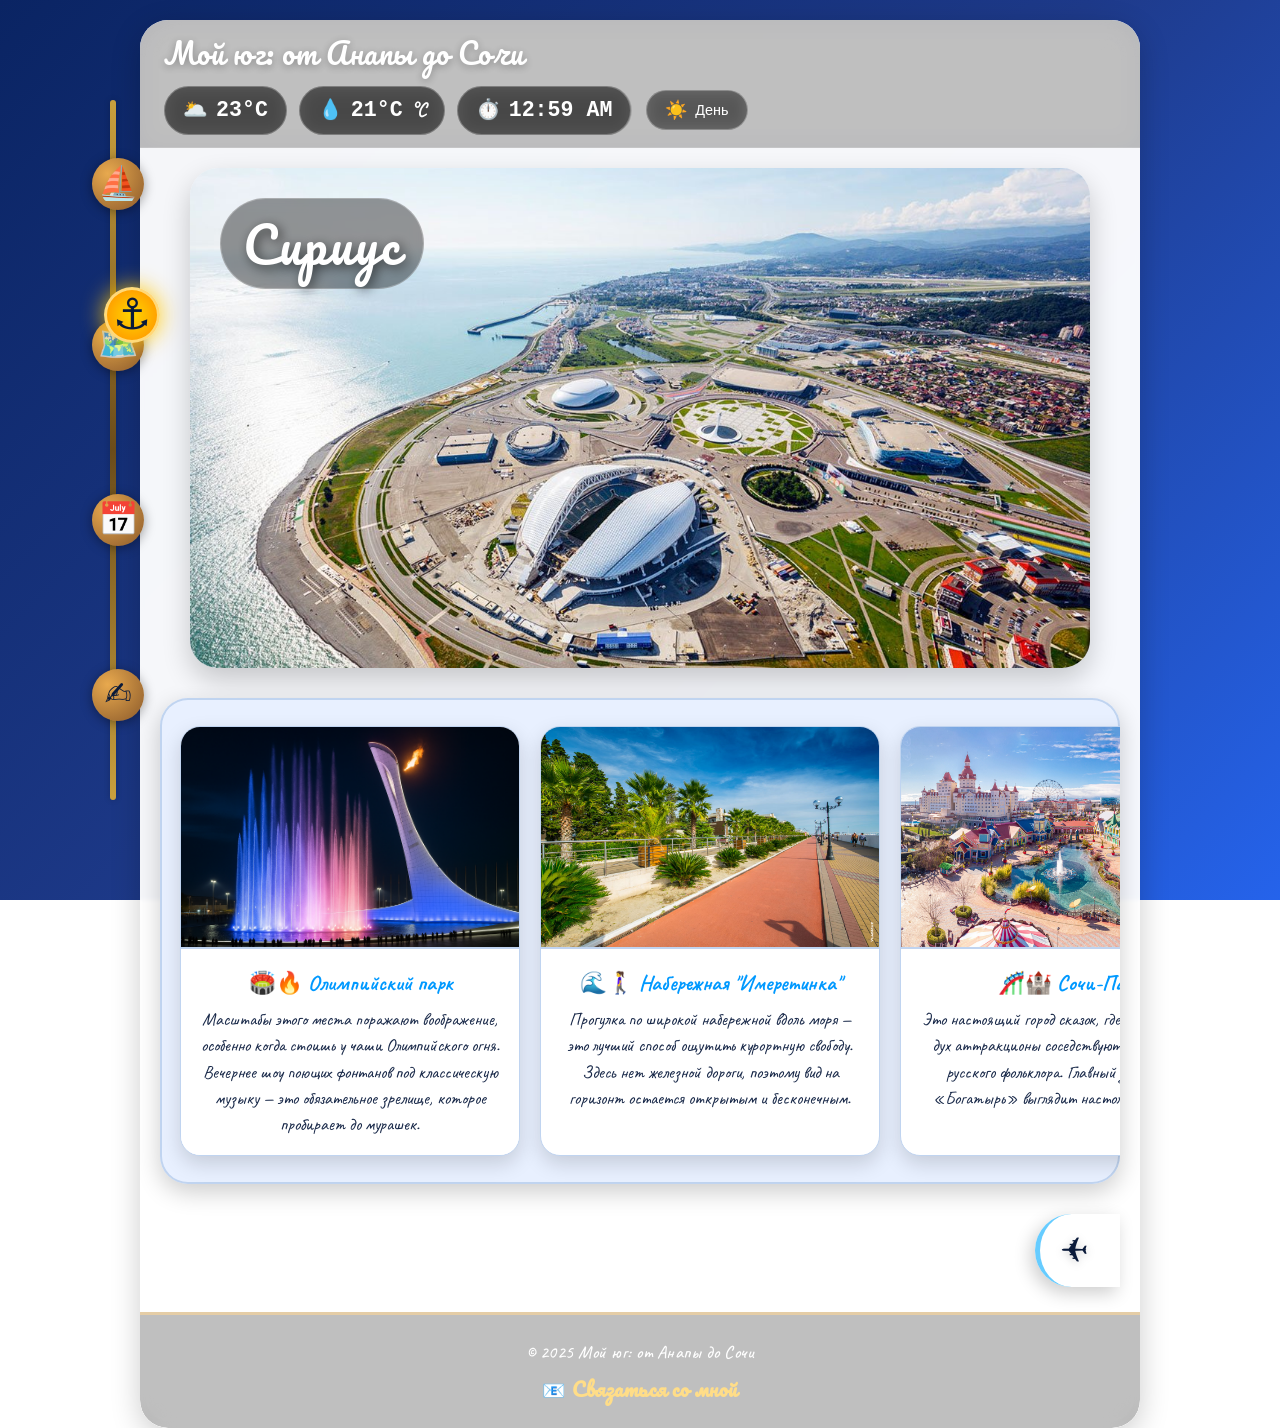
<file: Sirius/Sirius.html>
<!DOCTYPE html>
<html lang="ru">
<head>
<meta charset="utf-8">
<meta name="viewport" content="width=device-width, initial-scale=1.0, user-scalable=yes, viewport-fit=cover">
<meta name="theme-color" content="#0066aa">
<title>Мой юг: Сириус — Солнце и море</title>

<!-- ========== ИКОНКА САЙТА (favicon) ДЛЯ СИРИУСА ========== -->
<link rel="icon" href="data:image/svg+xml,<svg xmlns='http://www.w3.org/2000/svg' viewBox='0 0 100 100'><text y='.9em' font-size='90'>⭐</text></svg>">
<link rel="apple-touch-icon" href="data:image/svg+xml,<svg xmlns='http://www.w3.org/2000/svg' viewBox='0 0 100 100'><text y='.9em' font-size='90'>⭐</text></svg>">

<link href="https://fonts.googleapis.com/css2?family=Pacifico&display=swap" rel="stylesheet">
<link href="https://fonts.googleapis.com/css2?family=Caveat:wght@400;500;600;700&display=swap" rel="stylesheet">
<link rel="stylesheet" href="Sirius.css">
</head>
<body>

<div class="container">
 <!-- ========== ШАПКА ========== -->
<div class="header">
  <div class="header-top">
    <div class="header-left">
      <div class="mobile-menu-btn" id="mobileMenuBtn">⛵</div>
    </div>
    <div class="title">Мой юг: от Анапы до Сочи</div>
  </div>
  <div class="header-right">
    <div class="stickers">
      <div class="sticker">🌥️<span id="st-weather-txt">Загрузка</span></div>
      <div class="sticker">💧<span id="st-water-txt">--</span>°C</div>
      <div class="sticker">⏱️<span id="st-time-txt">--:--</span></div>
    </div>
    <button id="theme-toggle" class="icon-btn">
      <span id="themeIcon">☀️</span>
      <span class="theme-text" id="themeText">День</span>
    </button>
  </div>
</div>
  <!-- ========== МОБИЛЬНОЕ МЕНЮ ========== -->
  <div class="mobile-menu-overlay" id="mobileMenuOverlay">
    <div class="mobile-menu-container">
      <button class="mobile-menu-close" id="mobileMenuClose">✕</button>
      <div class="mobile-menu-item" data-target="index">🏠 На главную</div>
      <div class="mobile-menu-item" id="mobileRoutesBtn">🗺️ Мои маршруты</div>
      <div class="mobile-menu-sub" id="mobileRoutesSub" style="display: none;">
        <a href="../Anapa/Anapa.html" class="mobile-sub-link">🏖️ Анапа</a>
        <a href="../Gelendzhik/Gelendzhik.html" class="mobile-sub-link">🌴 Геленджик</a>
        <a href="../Sochi/Sochi.html" class="mobile-sub-link">☀️ Сочи</a>
        <a href="../Roza/Roza.html" class="mobile-sub-link">⛰️ Роза-Хутор</a>
      </div>
      <div class="mobile-menu-item" data-target="places">📅 Планирую посетить</div>
      <div class="mobile-menu-item" data-target="review">✍️ Поделиться впечатлением</div>
    </div>
  </div>

  <!-- Кнопка наверх -->
  <button class="scroll-top-btn" id="scrollTopBtn">↑</button>

  <!-- ========== ГЛАВНОЕ ФОТО ========== -->
  <div class="hero-photo">
    <img class="hero-image" id="heroImg" src="Img.Sirius/adlerr.jpg" alt="Сириус">
    <div class="handwrite-city">Сириус</div>
  </div>

  <!-- ========== ФОТОПЛЁНКА (ГОРИЗОНТАЛЬНАЯ ПРОКРУТКА) ========== -->
  <div class="filmstrip-section" id="section-film">
    <div class="filmstrip-wrapper">
      <div class="film-card">
        <img class="film-img" src="Img.Sirius/40.png" alt="Олимпийский парк">
        <div class="film-text"><strong>🏟️🔥 Олимпийский парк</strong> Масштабы этого места поражают воображение, особенно когда стоишь у чаши Олимпийского огня. Вечернее шоу поющих фонтанов под классическую музыку — это обязательное зрелище, которое пробирает до мурашек.</div>
      </div>
      <div class="film-card">
        <img class="film-img" src="Img.Sirius/41.jpg" alt="Набережная Имеретинка">
        <div class="film-text"><strong>🌊🚶‍♀️ Набережная "Имеретинка"</strong> Прогулка по широкой набережной вдоль моря — это лучший способ ощутить курортную свободу. Здесь нет железной дороги, поэтому вид на горизонт остается открытым и бесконечным.</div>
      </div>
      <div class="film-card">
        <img class="film-img" src="Img.Sirius/45.jpg" alt="Сочи-Парк">
        <div class="film-text"><strong>🎢🏰 Сочи-Парк</strong> Это настоящий город сказок, где захватывающие дух аттракционы соседствуют с атмосферой русского фольклора. Главный замок-отель «Богатырь» выглядит настолько эффектно.</div>
      </div>
      <div class="film-card">
        <img class="film-img" src="Img.Sirius/42.jpg" alt="Мост Мзымта">
        <div class="film-text"><strong>🌉✈️ Мост Мзымта</strong> Это место дарит дикий восторг, когда прямо над головой с гулом проносится огромный лайнер. На мосту через Мзымту чувствуешь невероятную близость неба и мощь авиации.</div>
      </div>
      <div class="film-card">
        <img class="film-img" src="Img.Sirius/46.jpeg" alt="Парк Южные культуры">
        <div class="film-text"><strong>🌿🌸 Парк "Южные культуры"</strong> Тихий и тенистый уголок с вековыми секвойями и экзотическими цветами, где время будто замедляется. Прогулка по бамбуковым рощам — лучший способ отдохнуть от суеты.</div>
      </div>
    </div>
  </div>

  <!-- ========== САМОЛЁТ (ПЕРЕЛЁТ НА РОЗУ ХУТОР) ========== -->
  <div class="plane-wrapper">
    <div class="plane-corner" id="planeCorner">
      <div class="plane-inner">
        <div class="plane-icon">✈️</div>
        <div class="plane-text">А может в горы? 🏔️</div>
        <div class="plane-invite" id="planeInvite">🏔️ А может в горы? →</div>
      </div>
    </div>
  </div>

  <!-- ========== ФУТЕР ========== -->
  <div class="footer">
    <div>© 2025 Мой юг: от Анапы до Сочи</div>
    <div style="margin-top: 10px;"><a href="mailto:angelina.chernovalova@yandex.ru">📧 Связаться со мной</a></div>
  </div>
</div>

<!-- ========== ПК ЛИАНА ========== -->
<div class="rope-container">
  <div class="rope-line"></div>
  <div class="knot-item" id="knotHome" style="top: 12%;">⛵<div class="bubble-menu">⚓ Главная</div></div>
  <div class="knot-item" id="knotRoutes" style="top: 35%;">🗺️
    <div class="subknots">
      <div class="subknot-title">📋 Мои маршруты</div>
      <a href="../Anapa/Anapa.html" class="subknot-link">🏖️ Анапа</a>
      <a href="../Gelendzhik/Gelendzhik.html" class="subknot-link">🌴 Геленджик</a>
      <a href="../Sochi/Sochi.html" class="subknot-link">☀️ Сочи</a>
      <a href="../Roza/Roza.html" class="subknot-link">⛰️ Роза-Хутор</a>
    </div>
  </div>
  <div class="knot-item" id="knotPlaces" style="top: 60%;">📅<div class="bubble-menu">📅 Планирую посетить</div></div>
  <div class="knot-item" id="knotReview" style="top: 85%;">✍️<div class="bubble-menu">✍️ Поделитесь впечатлением</div></div>
</div>
<div class="rope-anchor" id="ropeAnchor">⚓</div>

<script src="../menu.js"></script>
<script src="Sirius.js"></script>
</body>
</html>
</file>
<file: index.css>
/* ========== ОБНУЛЕНИЕ И БАЗОВЫЕ СТИЛИ ========== */
* {
  margin: 0;
  padding: 0;
  box-sizing: border-box;
}

.clickable, .option-card, .route-card, .remind-wrap, .about-float, .icon-btn, .change-bg-btn, .modal-close, .star, .share-btn, .knot-item, .subknot-link, button, a, .dot, .modal-card, .music-player, .mobile-menu-btn, .scroll-top-btn, .form-field-wrapper, .submit-review-btn {
  cursor: pointer;
  -webkit-tap-highlight-color: transparent;
  touch-action: manipulation;
}

/* ========== ПЕРЕМЕННЫЕ ========== */
:root {
  --site-width: 1000px;
  --accent: #0077cc;
  --bg-page: linear-gradient(135deg, #e8f4ff 0%, #d4eaff 100%);
  --card-bg: #ffffff;
  --text: #1a2a3a;
  --muted: rgba(0,0,0,.5);
  --rope-color: #8B6914;
  --knot-color: #c9772e;
  --bubble-bg: rgba(0,0,0,0.75);
  --remind-bg: rgba(0,0,0,0.08);
  --remind-text: #2c3e3f;
  --header-grad-start: rgba(0,119,204,0.08);
  --header-grad-end: rgba(0,119,204,0.02);
  --modal-bg: #fffef7;
  --modal-text: #c9772e;
  --mobile-menu-bg: #0a2463;
  --mobile-menu-text: #ffffff;
}

[data-theme="dark"] {
  --accent: #7ab8e8;
  --bg-page: linear-gradient(135deg, #0a1628 0%, #0d1f3a 50%, #0b2a4a 100%);
  --card-bg: #0c1a2ecc;
  --text: #e6f0ff;
  --muted: rgba(255,255,255,.65);
  --rope-color: #c9a03d;
  --knot-color: #e8a94e;
  --bubble-bg: rgba(0,0,0,0.85);
  --remind-bg: rgba(100,150,220,0.3);
  --remind-text: #ffefcf;
  --header-grad-start: rgba(100,150,220,0.2);
  --header-grad-end: rgba(100,150,220,0.05);
  --modal-bg: #f5e6c8;
  --modal-text: #8B5A2B;
  --mobile-menu-bg: #0a1a3a;
  --mobile-menu-text: #cce4ff;
}

/* ========== ОСНОВНЫЕ СТИЛИ ========== */
html, body {
  height: 100%;
  margin: 0;
  background: var(--bg-page);
  font-family: 'Caveat', system-ui, Segoe UI, Roboto, Arial;
  color: var(--text);
  font-size: 18px;
  line-height: 1.4;
  background-attachment: fixed;
  scroll-behavior: smooth;
}

.container {
  max-width: var(--site-width);
  margin: 20px auto;
  background: var(--card-bg);
  border-radius: 28px;
  overflow: hidden;
  position: relative;
  box-shadow: 0 8px 30px rgba(0,0,0,.12);
}

/* ========== ШАПКА ========== */
.header {
  background: linear-gradient(135deg, var(--header-grad-start), var(--header-grad-end));
  backdrop-filter: blur(12px);
  display: flex;
  align-items: center;
  justify-content: space-between;
  padding: 12px 18px;
  z-index: 100;
  border-bottom: 1px solid rgba(0,0,0,.06);
  gap: 10px;
}

[data-theme="dark"] .header {
  background: linear-gradient(135deg, rgba(0,20,50,0.7), rgba(0,30,60,0.5));
  border-bottom: 1px solid rgba(100,150,220,0.2);
}

.header-top {
  display: flex;
  align-items: center;
  gap: 12px;
  flex: 1;
}

.header-left {
  display: flex;
  align-items: center;
  gap: 12px;
}

.header-right {
  display: flex;
  gap: 12px;
  align-items: center;
  flex-wrap: nowrap;
}

.title {
  font-family: 'Pacifico', cursive;
  font-size: 1.8rem;
  font-weight: 400;
  text-align: center;
  flex: 1;
  color: var(--accent);
  letter-spacing: 0.4px;
  text-shadow: 0 2px 6px rgba(0,0,0,.08);
}

.stickers {
  display: flex;
  gap: 8px;
  align-items: center;
  flex-wrap: nowrap;
}

.sticker {
  display: inline-flex;
  align-items: center;
  gap: 8px;
  padding: 8px 16px;
  border-radius: 40px;
  background: rgba(255,255,255,0.95);
  box-shadow: 0 4px 12px rgba(0,0,0,.06);
  font-size: 1.1rem;
  font-weight: bold;
  color: var(--text);
}

[data-theme="dark"] .sticker {
  background: rgba(0,20,40,0.7);
  border: 1px solid rgba(100,150,220,0.3);
  color: #eef4ff;
}

#st-time-txt, #st-weather-txt {
  font-weight: 800;
  font-size: 1.2rem;
  font-family: monospace;
}

.icon-btn {
  background: rgba(0,0,0,0.05);
  border: none;
  border-radius: 40px;
  padding: 8px 16px;
  font-size: 1.1rem;
  transition: 0.2s;
  display: flex;
  align-items: center;
  gap: 8px;
  font-weight: 500;
  min-height: 44px;
}

.icon-btn:active { transform: scale(0.95); }

.music-player {
  display: inline-flex;
  align-items: center;
  justify-content: center;
  background: rgba(0,0,0,0.05);
  border-radius: 40px;
  width: 44px;
  height: 44px;
  font-size: 1.4rem;
  transition: 0.2s;
}

.music-player:active { transform: scale(0.95); }

.theme-text {
  font-size: 0.8rem;
  font-weight: normal;
  color: inherit;
}

[data-theme="dark"] .theme-text {
  color: #eef4ff;
}

/* ========== МОБИЛЬНАЯ ШАПКА ========== */
@media (max-width: 768px) {
  .header {
    flex-direction: column;
    align-items: stretch;
    padding: 8px 12px;
    gap: 8px;
  }
  
  .header-top {
    display: flex;
    align-items: center;
    justify-content: space-between;
    gap: 10px;
    flex: none;
  }
  
  .header-left {
    order: 0;
  }
  
  .title {
    order: 1;
    flex: 1;
    font-size: 1rem;
    text-align: center;
  }
  
  .header-right {
    order: 2;
    width: 100%;
    justify-content: center;
  }
  
  .stickers {
    justify-content: center;
    flex-wrap: wrap;
  }
  
  .sticker {
    padding: 4px 10px;
    font-size: 0.8rem;
  }
  
  #st-time-txt, #st-weather-txt {
    font-size: 0.9rem;
  }
  
  .music-player {
    width: 36px;
    height: 36px;
    font-size: 1.1rem;
  }
  
  .icon-btn {
    padding: 4px 10px;
    font-size: 0.8rem;
  }
}

/* ========== МОБИЛЬНОЕ МЕНЮ ========== */
.mobile-menu-btn {
  display: none;
  background: rgba(0,0,0,0.4);
  backdrop-filter: blur(8px);
  border: 1px solid rgba(255,255,255,0.25);
  border-radius: 60px;
  padding: 8px 14px;
  font-size: 1.4rem;
  color: white;
  animation: menuPulse 1.5s ease-in-out infinite;
  min-height: 44px;
  min-width: 44px;
}

@keyframes menuPulse {
  0%, 100% { transform: scale(1); box-shadow: 0 0 0 0 rgba(255,255,255,0.4); }
  50% { transform: scale(1.05); box-shadow: 0 0 0 6px rgba(255,255,255,0.2); }
}

.mobile-menu-btn:active { transform: scale(0.95); animation: none; }

.mobile-menu-overlay {
  position: fixed;
  top: 0;
  left: 0;
  width: 100%;
  height: 100%;
  background: rgba(0,0,0,0.92);
  backdrop-filter: blur(12px);
  z-index: 20000;
  visibility: hidden;
  opacity: 0;
  transition: 0.3s ease;
}

.mobile-menu-overlay.active { visibility: visible; opacity: 1; }

.mobile-menu-container {
  position: absolute;
  top: 0;
  left: 0;
  width: 75%;
  max-width: 300px;
  height: 100%;
  background: var(--mobile-menu-bg);
  padding: 80px 20px 30px;
  display: flex;
  flex-direction: column;
  gap: 5px;
  transform: translateX(-100%);
  transition: transform 0.3s ease;
  overflow-y: auto;
}

.mobile-menu-overlay.active .mobile-menu-container { transform: translateX(0); }

.mobile-menu-close {
  position: absolute;
  top: 15px;
  right: 15px;
  background: rgba(255,255,255,0.15);
  border: none;
  border-radius: 50%;
  width: 40px;
  height: 40px;
  font-size: 1.6rem;
  color: white;
  cursor: pointer;
}

.mobile-menu-item {
  display: flex;
  align-items: center;
  gap: 15px;
  padding: 14px 16px;
  border-radius: 28px;
  color: var(--mobile-menu-text);
  font-family: 'Caveat', cursive;
  font-size: 1.3rem;
  font-weight: 600;
  background: rgba(255,255,255,0.05);
  margin-bottom: 8px;
  min-height: 55px;
}

.mobile-menu-item:active { background: rgba(255,255,255,0.2); transform: scale(0.98); }

.mobile-menu-sub {
  padding-left: 45px;
  display: flex;
  flex-direction: column;
  gap: 5px;
  margin-bottom: 12px;
}

.mobile-sub-link {
  display: flex;
  align-items: center;
  gap: 12px;
  padding: 10px 16px;
  border-radius: 24px;
  color: var(--mobile-menu-text);
  font-family: 'Caveat', cursive;
  font-size: 1.1rem;
  text-decoration: none;
  background: rgba(0,0,0,0.4);
  min-height: 48px;
}

.mobile-sub-link:active { background: rgba(255,215,150,0.3); transform: scale(0.97); }

@media (min-width: 769px) {
  .rope-container { display: block; }
  .rope-anchor { display: flex; }
  .mobile-menu-btn { display: none; }
  .mobile-menu-overlay { display: none; }
  .remind-wrap { display: flex; }
}

@media (max-width: 768px) {
  .rope-container { display: none !important; }
  .rope-anchor { display: none !important; }
  .mobile-menu-btn { display: flex; }
  .remind-wrap { display: none !important; }
}

/* ========== КНОПКА НАВЕРХ ========== */
.scroll-top-btn {
  position: fixed;
  bottom: 20px;
  right: 20px;
  width: 50px;
  height: 50px;
  background: var(--accent);
  border-radius: 50%;
  display: none;
  align-items: center;
  justify-content: center;
  font-size: 1.8rem;
  color: white;
  box-shadow: 0 4px 15px rgba(0,0,0,0.3);
  z-index: 9999;
  border: none;
  opacity: 0;
  transform: scale(0.8);
}

.scroll-top-btn.show { display: flex; opacity: 1; transform: scale(1); }
.scroll-top-btn:active { transform: scale(0.9); }

/* ========== ЯКОРЬ ЛИАНЫ ========== */
.rope-anchor {
  position: fixed;
  left: calc(50% - var(--site-width)/2 - 36px);
  width: 52px;
  height: 52px;
  background: radial-gradient(circle, #ffd700, #ff8c00);
  border-radius: 50%;
  display: flex;
  align-items: center;
  justify-content: center;
  font-size: 2.2rem;
  z-index: 1005;
  pointer-events: none;
  box-shadow: 0 0 22px rgba(255,200,0,0.9);
  border: 3px solid rgba(255,255,200,0.6);
  transition: top 0.55s cubic-bezier(0.2, 0.9, 0.4, 1.2);
}

@media (max-width: 1060px) {
  .rope-anchor { left: 2px; width: 44px; height: 44px; font-size: 1.8rem; }
}

/* ========== ГЛАВНОЕ ФОТО ========== */
.photo { width: 100%; height: 420px; object-fit: cover; display: block; position: relative; }
.photo-wrap { position: relative; }

.photo-overlay {
  position: absolute;
  left: 0;
  top: 0;
  width: 100%;
  height: 100%;
  display: flex;
  align-items: flex-start;
  justify-content: space-between;
  padding: 18px;
  pointer-events: none;
}

.remind-wrap {
  pointer-events: auto;
  display: flex;
  align-items: center;
  gap: 10px;
  background: var(--remind-bg);
  backdrop-filter: blur(12px);
  padding: 8px 16px;
  border-radius: 28px;
  box-shadow: 0 6px 18px rgba(0,0,0,.2);
  border: 1px solid rgba(255,215,150,0.3);
  min-height: 48px;
}

.remind-wrap:active { transform: scale(0.98); }
.remind-text { font-weight: 700; font-size: 1rem; display: flex; align-items: center; gap: 8px; color: var(--remind-text); }

.change-bg-btn {
  position: absolute;
  bottom: 12px;
  left: 12px;
  background: rgba(0,0,0,0.55);
  backdrop-filter: blur(12px);
  color: white;
  border: 1px solid rgba(255,255,255,0.3);
  border-radius: 40px;
  padding: 8px 16px;
  font-size: 0.8rem;
  z-index: 20;
  min-height: 40px;
}
.change-bg-btn:active { transform: scale(0.92); }

.about-float {
  position: absolute;
  right: 12px;
  top: 80px;
  width: 180px;
  background: rgba(255,255,255,0.94);
  border-radius: 28px;
  padding: 12px 10px 10px;
  box-shadow: 0 12px 24px rgba(0,0,0,.2);
  display: flex;
  flex-direction: column;
  align-items: center;
  z-index: 15;
  backdrop-filter: blur(4px);
}
.about-float:active { transform: scale(0.97); }

.about-photo {
  width: 80px;
  height: 80px;
  border-radius: 50%;
  object-fit: cover;
  border: 3px solid rgba(255,215,150,0.98);
  margin-top: -44px;
  margin-bottom: 8px;
}

.about-desc {
  font-family: 'Pacifico', cursive;
  font-size: 0.85rem;
  color: #c9772e;
  background: rgba(255,250,235,0.8);
  padding: 4px 12px;
  border-radius: 40px;
  white-space: nowrap;
}

/* ========== ЛИАНА ========== */
.rope-container {
  position: fixed;
  left: calc(50% - var(--site-width)/2 - 30px);
  top: 100px;
  bottom: 100px;
  width: 6px;
  z-index: 1000;
  pointer-events: none;
}

@media (max-width: 1060px) { .rope-container { left: 8px; } }

.rope-line {
  position: absolute;
  left: 0;
  top: 0;
  width: 100%;
  height: 100%;
  background: linear-gradient(180deg, var(--rope-color) 0%, #6b4c1a 50%, var(--rope-color) 100%);
  border-radius: 4px;
}

.knot-item {
  position: absolute;
  left: -18px;
  width: 48px;
  height: 48px;
  background: radial-gradient(circle at 30% 30%, var(--knot-color), #8B5A2B);
  border-radius: 50%;
  transform: translateY(-50%);
  pointer-events: auto;
  display: flex;
  align-items: center;
  justify-content: center;
  font-size: 24px;
  transition: transform 0.2s, box-shadow 0.2s;
  cursor: pointer;
  box-shadow: 0 2px 8px rgba(0,0,0,0.2);
}

.knot-item:active { 
  transform: translateY(-50%) scale(1.1); 
  box-shadow: 0 0 18px rgba(255,215,0,0.7); 
}

.bubble-menu-right {
  position: absolute;
  left: 54px;
  top: 50%;
  transform: translateY(-50%);
  background: var(--bubble-bg);
  backdrop-filter: blur(12px);
  border-radius: 30px;
  padding: 6px 18px;
  white-space: nowrap;
  font-family: 'Pacifico', cursive;
  font-size: 17px;
  font-weight: 500;
  color: #ffefcf;
  pointer-events: none;
  opacity: 0;
  transition: 0.2s;
}

.knot-item:hover .bubble-menu-right { opacity: 1; }

.subknots-right {
  position: absolute;
  left: 54px;
  top: 50%;
  transform: translateY(-50%);
  display: flex;
  flex-direction: column;
  gap: 6px;
  opacity: 0;
  visibility: hidden;
  transition: opacity 0.2s, visibility 0.2s;
  z-index: 1001;
}

.knot-item:hover .subknots-right { 
  opacity: 1; 
  visibility: visible; 
}

.subknots-right .subknot-title {
  display: flex;
  align-items: center;
  gap: 10px;
  font-family: 'Pacifico', cursive;
  font-size: 17px;
  font-weight: 600;
  color: #ffefcf;
  padding: 6px 16px;
  background: rgba(0,0,0,0.7);
  backdrop-filter: blur(10px);
  border-radius: 40px;
  border: 1px solid rgba(255,215,150,0.4);
  white-space: nowrap;
}

.subknot-link {
  display: flex;
  align-items: center;
  gap: 8px;
  font-family: 'Pacifico', cursive;
  font-size: 15px;
  color: #ffefcf;
  text-decoration: none;
  padding: 6px 14px;
  border-radius: 30px;
  background: rgba(0,0,0,0.5);
  backdrop-filter: blur(8px);
  white-space: nowrap;
  min-height: 40px;
}

.subknot-link:active { 
  background: rgba(255,215,150,0.4); 
  transform: scale(0.96); 
}

/* ========== СЕКЦИИ ========== */
.survey-section, .routes-section, .places-section {
  margin: 20px 24px;
  padding: 28px 20px 32px 20px;
  background: rgba(200,225,245,0.45);
  backdrop-filter: blur(2px);
  border-radius: 48px 24px 48px 24px;
  text-align: center;
}

[data-theme="dark"] .survey-section,
[data-theme="dark"] .routes-section,
[data-theme="dark"] .places-section {
  background: rgba(20,35,55,0.6);
}

.question-text, .routes-title, .places-title {
  font-family: 'Pacifico', cursive;
  font-size: 1.6rem;
  color: #4f6f8f;
  margin-bottom: 28px;
  text-align: center;
}

[data-theme="dark"] .question-text,
[data-theme="dark"] .routes-title,
[data-theme="dark"] .places-title {
  color: #9ec8e0;
}

/* ========== ОПЦИИ ОПРОСА ========== */
.options-row { 
  display: flex; 
  flex-wrap: wrap; 
  justify-content: center; 
  gap: 20px; 
}

.option-card {
  background: rgba(255,255,245,0.9);
  backdrop-filter: blur(4px);
  border-radius: 48px;
  padding: 24px 20px !important;
  display: flex;
  flex-direction: column;
  align-items: center;
  gap: 12px;
  min-width: 150px !important;
  min-height: 160px !important;
  cursor: pointer;
  transition: all 0.1s ease;
}

.option-card:active { 
  transform: scale(0.96);
  background: rgba(255,255,245,1);
}

[data-theme="dark"] .option-card { 
  background: rgba(0,30,50,0.7);
}

.option-emoji { 
  font-size: 3.5rem !important; 
  pointer-events: none;
}

.option-label { 
  font-family: 'Pacifico', cursive; 
  font-size: 1.2rem !important; 
  color: #3c5a7d;
  pointer-events: none;
}

[data-theme="dark"] .option-label { 
  color: #b8d4f0; 
}

/* ========== ЕДИНЫЙ СТИЛЬ ДЛЯ ВСЕХ УВЕДОМЛЕНИЙ ========== */
.toast-message {
  position: fixed;
  bottom: 30px;
  left: 50%;
  transform: translateX(-50%) scale(0.9);
  background: #ffffff !important;
  color: #0077cc !important;
  border: 2px solid #0077cc !important;
  border-radius: 60px !important;
  box-shadow: 0 0 20px rgba(0,119,204,0.4), 0 4px 20px rgba(0,0,0,0.1) !important;
  font-family: 'Caveat', cursive !important;
  font-size: 1.3rem !important;
  font-weight: bold !important;
  padding: 16px 32px !important;
  text-align: center !important;
  z-index: 20000;
  opacity: 0;
  transition: 0.2s;
  white-space: nowrap;
  max-width: 90vw;
}

[data-theme="dark"] .toast-message {
  background: #1a2a3a !important;
  color: #7ab8e8 !important;
  border-color: #7ab8e8 !important;
  box-shadow: 0 0 20px rgba(122,184,232,0.4) !important;
}

.toast-message.show { 
  opacity: 1; 
  transform: translateX(-50%) scale(1); 
}

.answer-result {
  margin-top: 20px;
  padding: 18px 28px !important;
  background: #ffffff !important;
  color: #0077cc !important;
  border: 2px solid #0077cc !important;
  border-radius: 60px !important;
  box-shadow: 0 0 20px rgba(0,119,204,0.4), 0 4px 15px rgba(0,0,0,0.08) !important;
  font-family: 'Caveat', cursive !important;
  font-size: 1.3rem !important;
  font-weight: bold !important;
  text-align: center !important;
}

[data-theme="dark"] .answer-result {
  background: #1a2a3a !important;
  color: #7ab8e8 !important;
  border-color: #7ab8e8 !important;
  box-shadow: 0 0 20px rgba(122,184,232,0.4) !important;
}

@media (max-width: 600px) {
  .toast-message {
    white-space: normal;
    font-size: 1.1rem !important;
    padding: 12px 20px !important;
    bottom: 20px;
  }
  .answer-result {
    font-size: 1.1rem !important;
    padding: 14px 20px !important;
  }
}

/* ========== КАРУСЕЛИ ========== */
.carousel-container { overflow: hidden; border-radius: 28px; touch-action: pan-y pinch-zoom; }
.carousel-track { display: flex; transition: transform 0.5s ease-in-out; }

.route-card, .place-card {
  flex: 0 0 100%;
  position: relative;
  border-radius: 28px;
  overflow: hidden;
  cursor: pointer;
  min-height: 200px;
}

.route-card .card-inner, .place-card .card-inner {
  position: relative;
  width: 100%;
  padding-bottom: 66%;
  overflow: hidden;
  min-height: 200px;
}

.route-img, .place-img {
  position: absolute;
  top: 0;
  left: 0;
  width: 100%;
  height: 100%;
  object-fit: cover;
}

.route-title-overlay, .place-title-overlay {
  position: absolute;
  top: 20px;
  right: 24px;
  font-family: 'Pacifico', cursive;
  font-size: 1.8rem;
  color: #fff3d1;
  text-shadow: 0 2px 10px rgba(0,0,0,0.6);
  z-index: 5;
  background: rgba(0,0,0,0.3);
  padding: 6px 18px;
  border-radius: 60px;
  backdrop-filter: blur(4px);
}

.route-desc-overlay, .place-desc-overlay {
  position: absolute;
  bottom: 24px;
  left: 24px;
  right: 24px;
  font-family: 'Caveat', cursive;
  font-size: 1.1rem;
  font-weight: 600;
  color: #fef5e0;
  background: rgba(0,0,0,0.7);
  padding: 10px 16px;
  border-radius: 28px;
  backdrop-filter: blur(8px);
  text-align: center;
}

.route-desc-overlay { opacity: 0; transform: translateY(20px); transition: opacity 0.3s, transform 0.3s; }
.route-card:hover .route-desc-overlay { opacity: 1; transform: translateY(0); }
.place-desc-overlay { opacity: 1; }

.place-future {
  filter: brightness(0.85);
  transition: all 0.2s ease;
  cursor: pointer;
}

.place-future:active {
  filter: brightness(0.55);
  transform: scale(0.98);
}

@media (min-width: 769px) {
  .place-future:hover {
    filter: brightness(0.7);
  }
}

.dots { display: flex; justify-content: center; gap: 14px; margin-top: 24px; }
.dot {
  width: 12px;
  height: 12px;
  background: rgba(128,128,128,0.5);
  border-radius: 50%;
  transition: 0.2s;
  min-width: 12px;
}
.dot.active { background: #c9772e; transform: scale(1.2); }
.dot:active { transform: scale(0.9); }

/* ========== ФОРМА ОТЗЫВА ========== */
.review-form {
  max-width: 500px;
  margin: 20px auto 0;
  display: flex;
  flex-direction: column;
  gap: 24px;
}

.form-field-wrapper {
  position: relative;
  width: 100%;
  cursor: pointer;
  touch-action: manipulation;
}

.form-field-wrapper input,
.form-field-wrapper textarea {
  width: 100%;
  padding: 20px 24px 10px 24px;
  font-size: 18px;
  border-radius: 60px !important;
  border: 2px solid var(--accent);
  background: white;
  color: #1a2a3a;
  font-family: 'Caveat', cursive;
  outline: none;
  transition: all 0.2s ease;
  box-sizing: border-box;
}

[data-theme="dark"] .form-field-wrapper input,
[data-theme="dark"] .form-field-wrapper textarea {
  background: #1a2a3a;
  color: #e6f0ff;
  border-color: #7ab8e8;
}

.form-field-wrapper textarea {
  border-radius: 30px !important;
  resize: vertical;
  min-height: 120px;
  padding-top: 24px;
}

.form-field-wrapper label {
  position: absolute;
  left: 24px;
  top: 50%;
  transform: translateY(-50%);
  font-family: 'Caveat', cursive;
  font-size: 18px;
  color: #888;
  pointer-events: none;
  transition: 0.2s ease all;
  background: transparent;
  padding: 0 5px;
}

.form-field-wrapper textarea ~ label {
  top: 24px;
  transform: none;
}

.form-field-wrapper input:focus ~ label,
.form-field-wrapper input:not(:placeholder-shown) ~ label,
.form-field-wrapper textarea:focus ~ label,
.form-field-wrapper textarea:not(:placeholder-shown) ~ label {
  top: 5px;
  transform: translateY(0);
  font-size: 13px;
  color: var(--accent);
  background: white;
  padding: 0 5px;
  border-radius: 20px;
}

[data-theme="dark"] .form-field-wrapper input:focus ~ label,
[data-theme="dark"] .form-field-wrapper textarea:focus ~ label {
  background: #1a2a3a;
  color: #7ab8e8;
}

.form-field-wrapper input:focus,
.form-field-wrapper textarea:focus {
  border-color: #ffaa33;
  box-shadow: 0 0 5px rgba(255,170,51,0.3);
}

.submit-review-btn {
  background: #c9772e;
  border: none;
  border-radius: 60px;
  padding: 16px 32px;
  font-family: 'Pacifico', cursive;
  font-size: 1.2rem;
  color: white;
  cursor: pointer;
  transition: 0.2s;
  margin-top: 10px;
  min-height: 60px;
}
.submit-review-btn:active { transform: scale(0.97); }

/* ========== ЗВЁЗДЫ ========== */
.star-rating { display: flex; justify-content: center; gap: 12px; margin: 20px 0; }
.star {
  font-size: 2.5rem;
  color: #f5e6b0;
  transition: color 0.2s;
  padding: 5px;
  min-width: 44px;
  text-align: center;
}
.star.active, .star:hover { color: #ffc107; }
.star:active { transform: scale(0.9); }

/* ========== ФУТЕР ========== */
.footer {
  text-align: center;
  padding: 20px;
  font-size: 0.9rem;
  border-top: 3px solid #5f9ea0;
  color: var(--muted);
  background: rgba(0,0,0,0.02);
}

.share-buttons { 
  display: flex; 
  justify-content: center; 
  gap: 20px; 
  margin: 15px 0 10px; 
  flex-wrap: wrap; 
}

.share-btn {
  background: #c9772e;
  color: white;
  border: none;
  border-radius: 40px;
  padding: 16px 32px !important;
  min-width: 140px !important;
  font-family: 'Caveat', cursive;
  font-size: 1.1rem !important;
  transition: 0.2s;
}

.share-btn:active { 
  transform: scale(0.96);
  background: #b8621f;
}

.footer a { 
  color: #c9772e; 
  text-decoration: none; 
  font-family: 'Pacifico', cursive;
  display: inline-block;
  padding: 14px 28px;
  border-radius: 60px;
  transition: background 0.2s;
  background: rgba(0,0,0,0.03);
  min-width: 220px;
  font-size: 1.1rem;
}

.footer a:active { 
  transform: scale(0.96);
  background: rgba(0,0,0,0.1);
}

.footer-contact {
  margin: 15px 0;
}

/* ========== МОДАЛЬНОЕ ОКНО ========== */
.modal-overlay {
  position: fixed;
  top: 0;
  left: 0;
  width: 100%;
  height: 100%;
  background: rgba(0,0,0,0.65);
  backdrop-filter: blur(8px);
  display: flex;
  align-items: center;
  justify-content: center;
  z-index: 10000;
  visibility: hidden;
  opacity: 0;
  transition: 0.2s;
}
.modal-overlay.active { visibility: visible; opacity: 1; }

.modal-card {
  max-width: 500px;
  width: 88%;
  background: var(--modal-bg);
  border-radius: 56px 32px 56px 32px;
  padding: 36px 28px;
  text-align: center;
  box-shadow: 0 25px 50px rgba(0,0,0,0.3);
  border: 2px solid #ffd796;
}

.modal-photo {
  width: 120px;
  height: 120px;
  border-radius: 50%;
  object-fit: cover;
  border: 4px solid #ffd796;
  margin-bottom: 20px;
}

.modal-text {
  font-family: 'Caveat', cursive;
  font-size: 1.2rem;
  line-height: 1.5;
  color: var(--modal-text);
  margin-bottom: 28px;
  background: rgba(255,250,235,0.5);
  padding: 16px;
  border-radius: 32px;
}

.modal-close {
  background: #c9772e;
  border: none;
  border-radius: 40px;
  padding: 12px 28px;
  font-family: 'Pacifico', cursive;
  font-size: 1rem;
  color: white;
  min-width: 100px;
}
.modal-close:active { transform: scale(0.97); }

/* ========== БОКОВАЯ ПАНЕЛЬ ========== */
.side-panel {
  position: fixed;
  left: 20px;
  top: 110px;
  width: 260px;
  max-width: 85vw;
  background: var(--card-bg);
  border-radius: 8px;
  padding: 10px;
  box-shadow: 0 10px 34px rgba(0,0,0,.18);
  z-index: 9999;
  opacity: 0;
  transform: translateX(-8px);
  transition: 0.18s;
}
.side-panel.visible { opacity: 1; transform: translateX(0); }
.checkrow { display: flex; align-items: center; gap: 8px; padding: 6px; border-radius: 6px; }

/* ========== АДАПТАЦИЯ ========== */
@media (max-width: 700px) {
  .container { margin: 10px; border-radius: 20px; width: auto; }
  .question-text, .routes-title, .places-title { font-size: 1.2rem; }
  .option-card { min-width: 130px; padding: 16px 20px; }
  .option-emoji { font-size: 2.5rem; }
  .option-label { font-size: 1rem; }
  .survey-section, .routes-section, .places-section { margin: 12px 16px; padding: 20px 16px; }
  .submit-review-btn { padding: 16px 28px; font-size: 1.1rem; }
}

/* ========== ТЁМНАЯ ТЕМА ========== */
[data-theme="dark"] .footer { background: rgba(0,0,0,0.5); color: #cccccc; }
[data-theme="dark"] .footer a { color: #ffcc66; }
[data-theme="dark"] .form-field-wrapper input,
[data-theme="dark"] .form-field-wrapper textarea { background: #1a2a3a; color: #e6f0ff; border-color: #7ab8e8; }
</file>
<file: Anapa/Anapa.css>
/* =========================================== ОБНУЛЕНИЕ И БАЗОВЫЕ СТИЛИ ============================================================== */
* {
  margin: 0;
  padding: 0;
  box-sizing: border-box;
}

.clickable, .option-card, .route-card, .remind-wrap, .about-float, .icon-btn, .change-bg-btn, .modal-close, .cta-button, .star, .share-btn, .knot-item, .subknot-link, button, a, .dot, .modal-card, .back-to-main-btn, .music-player, .mobile-menu-btn, .scroll-top-btn, .poll-option, .slider-dot, .note-sticker, .mobile-menu-item, .mobile-sub-link {
  cursor: pointer;
  -webkit-tap-highlight-color: transparent;
  touch-action: manipulation;
}

/* ======================================== ПЕРЕМЕННЫЕ ЦВЕТОВ (СВЕТЛАЯ ТЕМА) ============================================== */
:root{
  --accent:#d4a373;
  --accent2:#b5835a;
  --accent-teal: #b5835a;
  --bg-page: linear-gradient(145deg, #f5e6c8 0%, #e8d5a8 100%);
  --card-bg: rgba(255, 248, 225, 0.92);
  --text: #4a2e1a;
  --text-light: #7a5a3a;
  --muted: rgba(0,0,0,.5);
  --shadow: rgba(0,0,0,0.1);
  --border-light: rgba(0,0,0,0.08);
  --footer-bg: #e8d5a8;
  --modal-bg: #fff8e7;
  --modal-border: #d4a373;
  --header-grad-start: rgba(212,163,115,0.2);
  --header-grad-end: rgba(212,163,115,0.1);
  --music-bg: #f0e0c0;
  --rope-color: #b5853a;
  --knot-color: #c9772e;
  --bubble-bg: rgba(0,0,0,0.75);
  --mobile-menu-bg: #0a2a1a;
  --mobile-menu-text: #f0f7e6;
}

/* ========================================== ПЕРЕМЕННЫЕ ЦВЕТОВ (ТЁМНАЯ ТЕМА) ====================================================== */
[data-theme="dark"]{
  --accent:#e8c48c;
  --accent2:#c9a06c;
  --accent-teal: #c9a06c;
  --bg-page: linear-gradient(145deg, #2a1a0a 0%, #1f1408 100%);
  --card-bg: #3a2a18cc;
  --text: #f0e0c8;
  --text-light: #d4b880;
  --muted: rgba(255,255,200,0.7);
  --shadow: rgba(0,0,0,0.5);
  --border-light: rgba(200,170,120,0.2);
  --footer-bg: #2a1a0a;
  --modal-bg: #3a2a18;
  --modal-border: #e8c48c;
  --header-grad-start: rgba(200,170,120,0.25);
  --header-grad-end: rgba(200,170,120,0.1);
  --music-bg: #2a1a0a;
  --rope-color: #d4a055;
  --knot-color: #e8a94e;
  --bubble-bg: rgba(0,0,0,0.85);
  --mobile-menu-bg: #0a1a3a;
  --mobile-menu-text: #cce4ff;
}

/* =========================================== ОСНОВНЫЕ СТИЛИ СТРАНИЦЫ ============================================================ */
html,body{height:100%;margin:0;background:var(--bg-page);font-family:'Caveat',system-ui,Segoe UI,Roboto,Arial;color:var(--text);font-size:18px;line-height:1.4;background-attachment:fixed; scroll-behavior:smooth;}
.container{
  max-width:1000px;
  width:92%;
  margin:20px auto;
  background:var(--card-bg);
  border-radius:28px;
  overflow:hidden;
  position:relative;
  box-shadow:0 8px 30px var(--shadow);
}

/* ======================================================= ШАПКА САЙТА ============================================================= */
.header{
  background:linear-gradient(135deg, var(--header-grad-start), var(--header-grad-end));
  backdrop-filter:blur(12px);
  display:flex;
  align-items:center;
  justify-content:space-between;
  padding:12px 18px;
  z-index:100;
  border-bottom:1px solid var(--border-light);
  flex-wrap:wrap;
  gap:10px;
}
.title{font-family:'Pacifico',cursive;font-size:1.8rem;font-weight:400;text-align:center;flex:1;color:var(--accent);letter-spacing:0.4px;text-shadow:0 2px 6px rgba(0,0,0,.08);}
.header-left{display:flex;align-items:center;gap:12px;}
.header-right{display:flex;gap:12px;align-items:center;}
.stickers{display:flex;gap:8px;align-items:center;flex-wrap:wrap;}
.sticker{display:inline-flex;align-items:center;gap:8px;padding:8px 16px;border-radius:40px;background:rgba(255,248,225,0.95);box-shadow:0 4px 12px rgba(0,0,0,.06);font-size:1rem;font-weight:bold;color:var(--text)}
[data-theme="dark"] .sticker{background:rgba(40,30,15,0.8);border:1px solid rgba(232,196,140,0.3);color:#f0e0c8}
#st-time-txt, #st-weather-txt{font-weight:800;font-size:1.2rem;font-family:monospace;}
.icon-btn{background:rgba(0,0,0,0.05);border:none;border-radius:40px;padding:8px 16px;font-size:1rem;transition:0.2s;display:flex;align-items:center;gap:8px;font-weight:500;}
.icon-btn:active{transform:scale(0.95);}
.theme-text{font-size:0.8rem;font-weight:normal;color:inherit;}

/* ========================================================= МОБИЛЬНОЕ МЕНЮ (БУРГЕР-КОРАБЛЬ) ============================================= */
.mobile-menu-btn {
  display: none;
  background: rgba(0,0,0,0.4);
  backdrop-filter: blur(8px);
  border: 1px solid rgba(255,255,255,0.25);
  border-radius: 60px;
  padding: 8px 14px;
  cursor: pointer;
  font-size: 1.4rem;
  color: white;
  transition: 0.2s;
  animation: menuPulse 1.5s ease-in-out infinite;
}
@keyframes menuPulse {
  0%, 100% { transform: scale(1); box-shadow: 0 0 0 0 rgba(255,255,255,0.4); }
  50% { transform: scale(1.05); box-shadow: 0 0 0 6px rgba(255,255,255,0.2); }
}
.mobile-menu-btn:active { transform: scale(0.95); animation: none; }

.mobile-menu-overlay {
  position: fixed;
  top: 0;
  left: 0;
  width: 100%;
  height: 100%;
  background: rgba(0,0,0,0.92);
  backdrop-filter: blur(12px);
  z-index: 20000;
  visibility: hidden;
  opacity: 0;
  transition: 0.3s ease;
}
.mobile-menu-overlay.active {
  visibility: visible;
  opacity: 1;
}

.mobile-menu-container {
  position: absolute;
  top: 0;
  left: 0;
  width: 75%;
  max-width: 300px;
  height: 100%;
  background: var(--mobile-menu-bg);
  padding: 80px 20px 30px;
  display: flex;
  flex-direction: column;
  gap: 5px;
  transform: translateX(-100%);
  transition: transform 0.3s ease;
  overflow-y: auto;
}
.mobile-menu-overlay.active .mobile-menu-container {
  transform: translateX(0);
}

.mobile-menu-close {
  position: absolute;
  top: 15px;
  right: 15px;
  background: rgba(255,255,255,0.15);
  border: none;
  border-radius: 50%;
  width: 40px;
  height: 40px;
  font-size: 1.6rem;
  color: white;
  cursor: pointer;
  display: flex;
  align-items: center;
  justify-content: center;
}
.mobile-menu-close:active { transform: scale(0.9); }

.mobile-menu-item {
  display: flex;
  align-items: center;
  gap: 15px;
  padding: 14px 16px;
  border-radius: 28px;
  color: var(--mobile-menu-text);
  font-family: 'Caveat', cursive;
  font-size: 1.3rem;
  font-weight: 600;
  text-decoration: none;
  transition: background 0.2s;
  background: rgba(255,255,255,0.05);
  margin-bottom: 8px;
}
.mobile-menu-item:active {
  background: rgba(255,255,255,0.2);
  transform: scale(0.98);
}

.mobile-menu-sub {
  padding-left: 45px;
  display: flex;
  flex-direction: column;
  gap: 5px;
  margin-bottom: 12px;
}
.mobile-sub-link {
  display: flex;
  align-items: center;
  gap: 12px;
  padding: 10px 16px;
  border-radius: 24px;
  color: var(--mobile-menu-text);
  font-family: 'Caveat', cursive;
  font-size: 1.1rem;
  text-decoration: none;
  transition: background 0.2s;
  background: rgba(255,255,255,0.08);
}
.mobile-sub-link:active {
  background: rgba(255,255,255,0.2);
  transform: scale(0.97);
}


/* ================================================================ АДАПТАЦИЯ: ПК И МОБИЛЬНЫЕ ==================================================== */
@media (max-width: 768px) {
  /* ===== СКРЫВАЕМ ПК ЭЛЕМЕНТЫ ===== */
  .rope-container { display: none !important; }
  .rope-anchor { display: none !important; }
  
  /* ===== МОБИЛЬНОЕ МЕНЮ ===== */
  .mobile-menu-btn { display: flex; }
  
  /* ===== ШАПКА — ДВЕ СТРОКИ ===== */
  .header {
    flex-direction: column;
    align-items: stretch;
    padding: 8px 12px;
    gap: 8px;
  }
  
  /* Первая строка: бургер + заголовок (горизонтально, по центру вертикально) */
  .header-top {
    display: flex;
    flex-direction: row;
    align-items: center;
    justify-content: flex-start;
    gap: 12px;
    width: 100%;
  }
  
  .mobile-menu-btn {
    display: flex;
    align-items: center;
    justify-content: center;
    flex-shrink: 0;
    margin: 0;
    padding: 8px 14px;
  }
  
  .title {
    flex: 1;
    font-size: 1rem;
    text-align: center;
    white-space: nowrap;
    overflow: hidden;
    text-overflow: ellipsis;
    line-height: 1;
    margin: 0;
  }
  
  /* Вторая строка: погода, время, музыка, день/ночь */
  .header-right {
    order: 2;
    width: 100%;
    display: flex;
    justify-content: center;
  }
  
  .stickers {
    display: flex;
    flex-direction: row;
    flex-wrap: wrap;
    justify-content: center;
    align-items: center;
    gap: 8px;
  }
  
  .sticker {
    padding: 5px 10px;
    font-size: 0.75rem;
    gap: 5px;
  }
  
  .sticker span {
    font-size: 0.8rem;
  }
  
  #st-time-txt, #st-weather-txt {
    font-size: 0.8rem;
  }
  
  .music-player {
    width: 36px;
    height: 36px;
    font-size: 1.1rem;
  }
  
  .icon-btn {
    padding: 5px 10px;
    font-size: 0.75rem;
    gap: 5px;
  }
  
  .theme-text {
    font-size: 0.65rem;
  }
  
  /* ===== ОПРОС ===== */
  .poll-section {
    margin: 15px;
    padding: 16px;
  }
  
  .poll-option {
    padding: 8px 14px;
    font-size: 0.85rem;
  }
  
  .poll-option input {
    width: 18px;
    height: 18px;
  }
  
  /* ===== КАРУСЕЛЬ ===== */
  .slider-img {
    height: 200px;
  }
  
  .slider-caption {
    font-size: 0.7rem;
    padding: 6px;
  }
  
  /* ===== СТИКЕРЫ-НАПОМИНАЛКИ ===== */
  .stickers-section {
    padding: 20px 10px;
    gap: 15px;
  }
  
  .note-sticker {
    width: 160px;
    font-size: 0.7rem;
    padding: 12px 10px;
  }
  
  /* ===== БЛОК ВПЕЧАТЛЕНИЙ ===== */
  .impression-section {
    margin: 15px;
    padding: 15px;
  }
  
  .impression-title {
    font-size: 1.2rem;
    margin-bottom: 15px;
  }
  
  .impression-card {
    padding: 15px 12px;
  }
  
  .impression-text {
    font-size: 0.85rem;
    padding: 0 5px;
  }
  
  .impression-quote {
    font-size: 2.5rem;
    top: 3px;
    left: 8px;
  }
  
  /* ===== ГЛАВНОЕ ФОТО ===== */
  .hero-photo {
    height: 220px;
  }
  
  .photo-caption {
    font-size: 1rem;
    top: 10px;
    right: 12px;
    padding: 4px 12px;
  }
  
  /* ===== КОНТЕЙНЕР ===== */
  .container {
    margin: 10px;
    border-radius: 20px;
    width: auto;
  }
}

/* ============================================================== ГЛАВНОЕ ФОТО ===================================================================== */
.hero-photo-wrap{ position:relative; width:100%; margin-bottom:0; }
.hero-photo{ width:100%; height:380px; object-fit:cover; display:block; }
.photo-caption{ position:absolute; top:20px; right:24px; font-family:'Pacifico',cursive; font-size:2.2rem; color:#fff3d1; text-shadow:0 2px 10px rgba(0,0,0,0.6); background:rgba(0,0,0,0.3); padding:6px 20px; border-radius:60px; backdrop-filter:blur(4px); }

@media (max-width:700px){
  .hero-photo{ height:220px; }
  .photo-caption{ font-size:1.2rem; top:10px; right:12px; padding:4px 12px; }
  .container { margin: 10px; border-radius: 20px; width: auto; }
  .header { padding: 10px 12px; }
}

/* ========================================================= СТИКЕРЫ-НАПОМИНАЛКИ ===================================================================== */
.stickers-section{ padding:40px 20px; display:flex; flex-wrap:wrap; justify-content:center; gap:35px; background:rgba(0,0,0,0.02); }
.note-sticker{ width:260px; padding:25px 18px; font-family:'Pacifico',cursive; font-size:0.95rem; text-align:center; position:relative; transition:all 0.3s ease; box-shadow:0 8px 20px rgba(0,0,0,0.12); border-radius:15px 8px 20px 8px; }
.note-sticker:active{ transform:translateY(-3px) scale(0.98) !important; }
.sticker-yellow{ background:#fff9c4; color:#7a5c00; transform:rotate(-3deg); border:1px solid #ffe082; }
.sticker-pink{ background:#fce4ec; color:#880e4f; transform:rotate(2deg); border:1px solid #f8bbd0; }
.sticker-mint{ background:#e0f2f1; color:#004d40; transform:rotate(-1deg); border:1px solid #b2dfdb; }
[data-theme="dark"] .sticker-yellow{ background:#2a2410; color:#f5e6a3; border-color:#5a4a20; }
[data-theme="dark"] .sticker-pink{ background:#2a1820; color:#f0c0d0; border-color:#5a2a3a; }
[data-theme="dark"] .sticker-mint{ background:#0f2a28; color:#a0e0d0; border-color:#1a4a44; }

@media (max-width:700px){
  .note-sticker{ width:180px; font-size:0.7rem; padding:12px 10px; }
  .stickers-section{ padding:20px 10px; gap:15px; }
}

/* ======================================================== СЛАЙДЕР (КАРУСЕЛЬ ФОТОГРАФИЙ) ============================================================= */
.slider-section{ padding:20px; }
.slider-title{ font-family:'Pacifico',cursive; font-size:1.4rem; text-align:center; margin-bottom:20px; color:#c9772e; }
.slider-container{ position:relative; overflow:hidden; border-radius:28px; touch-action: pan-y pinch-zoom; }
.slider-track{ display:flex; transition:transform 0.5s ease; }
.slider-item { position: relative; flex: 0 0 100%; overflow: hidden; }
.slider-img { width:100%; height:300px; object-fit:cover; display:block; transition:transform 0.3s ease; }
.slider-caption { position: absolute; bottom:0; left:0; right:0; background:linear-gradient(90deg, rgba(0,0,0,0.7), rgba(0,0,0,0.5)); color:#fff3d1; font-family:'Pacifico',cursive; font-size:1rem; text-align:center; padding:12px; backdrop-filter:blur(4px); }
.slider-dots{ display:flex; justify-content:center; gap:12px; margin-top:16px; }
.slider-dot{ width:10px; height:10px; background:#aaa; border-radius:50%; transition:0.2s; }
.slider-dot.active{ background:#c9772e; transform:scale(1.3); }
.slider-dot:active{ transform:scale(0.9); }

@media (max-width:700px){
  .slider-img { height: 200px; }
  .slider-caption { font-size: 0.65rem; padding: 6px; }
}

/* =============================================================== ОПРОС (ЛУЧШИЙ ПЛЯЖ) ================================================================== */
.poll-section{ background:#b2dfdb; margin:20px; padding:24px; border-radius:32px; text-align:center; transition:0.3s; }
.poll-section.disabled{ opacity:0.6; background:#9bbfba; pointer-events:none; }
[data-theme="dark"] .poll-section{ background:#1a3a3a; }
[data-theme="dark"] .poll-section.disabled{ background:#0f2a2a; }
.poll-title{ font-family:'Pacifico',cursive; font-size:1.3rem; margin-bottom:18px; color:#004d40; }
[data-theme="dark"] .poll-title{ color:#a0e0d0; }
.poll-options{ display:flex; flex-wrap:wrap; justify-content:center; gap:24px; margin-bottom:20px; }
.poll-option{ display:flex; align-items:center; gap:8px; cursor:pointer; background:rgba(255,255,255,0.7); padding:10px 20px; border-radius:40px; transition:0.2s; font-size:1rem; font-weight:500; touch-action: manipulation; }
.poll-option:active{ transform:scale(0.96); }
[data-theme="dark"] .poll-option{ background:rgba(255,255,255,0.1); color:#eef4ff; }
.poll-option input{ width:20px; height:20px; cursor:pointer; margin-right:5px; touch-action: manipulation; }
.poll-result{ font-family:'Pacifico',cursive; font-size:1rem; margin-top:12px; color:#004d40; background:rgba(255,255,255,0.5); display:inline-block; padding:8px 20px; border-radius:40px; }
[data-theme="dark"] .poll-result{ background:rgba(255,255,255,0.1); color:#a0e0d0; }

@media (max-width:700px){
  .poll-section { margin:15px; padding:16px; }
  .poll-option { padding: 6px 12px; font-size: 0.8rem; }
}

/* ===================================================================== БЛОК ВПЕЧАТЛЕНИЙ =================================================================== */
.impression-section { margin:30px 20px; padding:20px; background:linear-gradient(135deg, rgba(255,248,225,0.6), rgba(230,245,255,0.4)); border-radius:48px 24px 48px 24px; }
[data-theme="dark"] .impression-section { background:linear-gradient(135deg, rgba(40,30,15,0.8), rgba(30,20,10,0.6)); }
.impression-title{ font-family:'Pacifico',cursive; font-size:1.6rem; text-align:center; color:#c9772e; margin-bottom:25px; }
.impression-card{ background:rgba(255,255,245,0.85); border-radius:32px; padding:30px 28px; position:relative; transition:transform 0.3s ease; }
.impression-card:active{ transform:scale(0.98); }
[data-theme="dark"] .impression-card{ background:rgba(30,20,12,0.9); }
.impression-quote{ font-family:'Pacifico',cursive; font-size:5rem; color:#c9772e; opacity:0.3; position:absolute; top:10px; left:20px; pointer-events:none; }
.impression-text{ font-family:'Pacifico',cursive; font-size:1.1rem; line-height:1.6; color:#5a3e1b; text-align:center; padding:0 20px; margin-bottom:25px; }
[data-theme="dark"] .impression-text{ color:#e0e6f5; }
.impression-date{ font-family:system-ui; font-size:0.8rem; text-align:right; color:var(--muted); margin-top:5px; }

@media (max-width:700px){
  .impression-title{ font-size:1.1rem; }
  .impression-text{ font-size:0.85rem; padding:0 10px; }
  .impression-card{ padding:20px 15px; }
  .impression-quote{ font-size:3rem; top:5px; left:10px; }
}

/* ============================================================= ЛИАНА (ПК БОКОВОЕ МЕНЮ) ====================================================================== */
.rope-container {
  position: fixed;
  left: calc(50% - 500px - 30px);
  top: 100px;
  bottom: 100px;
  width: 6px;
  z-index: 1000;
  pointer-events: none;
}
@media (max-width: 1060px) { .rope-container { left: 8px; } }
.rope-line {
  position: absolute;
  left: 0;
  top: 0;
  width: 100%;
  height: 100%;
  background: linear-gradient(180deg, var(--rope-color) 0%, #6b4c1a 50%, var(--rope-color) 100%);
  border-radius: 4px;
}

.knot-item {
  position: absolute;
  left: -18px;
  width: 52px;
  height: 52px;
  background: radial-gradient(circle at 30% 30%, var(--knot-color), #8B5A2B);
  border-radius: 50%;
  transform: translateY(-50%);
  pointer-events: auto;
  z-index: 1002;
  box-shadow: 0 2px 12px rgba(0,0,0,0.4);
  transition: transform 0.2s, box-shadow 0.2s;
  display: flex;
  align-items: center;
  justify-content: center;
  font-size: 1.6rem;
  touch-action: manipulation;
}
.knot-item:active { transform: translateY(-50%) scale(1.1); box-shadow: 0 0 18px rgba(255,215,0,0.7); }

.bubble-menu {
  position: absolute;
  left: 56px;
  top: 50%;
  transform: translateY(-50%);
  background: var(--bubble-bg);
  backdrop-filter: blur(12px);
  border-radius: 30px;
  padding: 6px 20px;
  white-space: nowrap;
  font-family: 'Caveat', cursive;
  font-size: 1rem;
  font-weight: 600;
  color: #ffefcf;
  pointer-events: none;
  transition: opacity 0.2s ease;
  box-shadow: 0 4px 15px rgba(0,0,0,0.2);
  border: 1px solid rgba(255,215,150,0.3);
  opacity: 0;
}
.knot-item:hover .bubble-menu, .knot-item:active .bubble-menu { opacity: 1; }

.subknots {
  position: absolute;
  left: 56px;
  top: 50%;
  transform: translateY(-50%);
  display: flex;
  flex-direction: column;
  gap: 6px;
  background: var(--bubble-bg);
  backdrop-filter: blur(12px);
  border-radius: 24px;
  padding: 10px 18px;
  white-space: nowrap;
  opacity: 0;
  visibility: hidden;
  transition: opacity 0.2s, visibility 0.2s;
  z-index: 1003;
  border: 1px solid rgba(255,215,150,0.3);
}
.knot-item:hover .subknots, .knot-item:active .subknots { opacity: 1; visibility: visible; }

.subknot-link {
  display: flex;
  align-items: center;
  gap: 8px;
  font-family: 'Caveat', cursive;
  font-size: 1rem;
  color: #ffefcf;
  text-decoration: none;
  padding: 8px 16px;
  border-radius: 20px;
  transition: background 0.2s;
  touch-action: manipulation;
}
.subknot-link:active { background: rgba(255,215,150,0.3); transform: scale(0.96); }

.subknot-title {
  display: flex;
  align-items: center;
  gap: 8px;
  font-family: 'Caveat', cursive;
  font-size: 1rem;
  color: #ffefcf;
  padding: 8px 16px;
  border-radius: 20px;
  margin-bottom: 4px;
  font-weight: 600;
  background: rgba(255,215,150,0.15);
  border-bottom: 1px solid rgba(255,215,150,0.3);
}

.rope-anchor {
  position: fixed;
  left: calc(50% - 500px - 36px);
  width: 52px;
  height: 52px;
  background: radial-gradient(circle, #ffd700, #ff8c00);
  border-radius: 50%;
  display: flex;
  align-items: center;
  justify-content: center;
  font-size: 2.2rem;
  z-index: 1005;
  pointer-events: none;
  box-shadow: 0 0 22px rgba(255,200,0,0.9);
  border: 3px solid rgba(255,255,200,0.6);
  top: 35%;
  transform: translateY(-50%);
}
@media (max-width: 1060px) {
  .rope-anchor { left: 2px; width: 44px; height: 44px; font-size: 1.8rem; }
  .knot-item { width: 48px; height: 48px; left: -16px; font-size: 1.4rem; }
  .bubble-menu { left: 48px; font-size: 0.85rem; padding: 5px 12px; }
  .subknots { left: 48px; padding: 8px 12px; }
  .subknot-link { font-size: 0.9rem; padding: 6px 12px; }
  .subknot-title { font-size: 0.9rem; padding: 6px 12px; }
}

/* ============================================================= ФУТЕР С ЭФФЕКТОМ ПЕСКА ================================================================= */
.footer { 
  text-align:center; 
  padding: 20px; 
  font-size:0.9rem; 
  border-top: 3px solid #d4a373; 
  color: var(--muted); 
  background: var(--footer-bg); 
  margin-top:20px; 
  position: relative;
  overflow: hidden;
}
.footer a { color: var(--accent2); text-decoration:none; font-family:'Pacifico',cursive; }
.footer a:active { transform: scale(0.96); display:inline-block; }
.sand-particles {
  position: absolute;
  top: 0;
  left: 0;
  width: 100%;
  height: 100%;
  pointer-events: none;
  z-index: 1;
}
.sand-particle {
  position: absolute;
  width: 4px;
  height: 4px;
  background: #d4a373;
  border-radius: 50%;
  opacity: 0;
  transition: all 0.3s ease;
  pointer-events: none;
}
.footer:active .sand-particle {
  opacity: 0.8;
  animation: sandFly 0.6s ease-out forwards;
}
@keyframes sandFly {
  0% { transform: translate(0, 0) scale(1); opacity: 0.8; }
  100% { transform: translate(var(--dx, 30px), var(--dy, -20px)) scale(0); opacity: 0; }
}
</file>
<file: Sirius/Sirius.css>
/* ========== ОБНУЛЕНИЕ И БАЗОВЫЕ СТИЛИ ========== */
* {
  margin: 0;
  padding: 0;
  box-sizing: border-box;
}

.clickable, .option-card, .route-card, .remind-wrap, .about-float, .icon-btn, .change-bg-btn, .modal-close, .cta-button, .star, .share-btn, .knot-item, .subknot-link, button, a, .dot, .modal-card, .back-to-main-btn, .music-player, .mobile-menu-btn, .scroll-top-btn, .film-card, .plane-corner, .sticker, .mobile-menu-item, .mobile-sub-link {
  cursor: pointer;
  -webkit-tap-highlight-color: transparent;
  touch-action: manipulation;
}

/* ========== ПЕРЕМЕННЫЕ ЦВЕТОВ (СВЕТЛАЯ ТЕМА) ========== */
:root{
  --accent-teal: #0099ff;
  --accent-teal-light: #40c4ff;
  --accent-yellow: #ffd54f;
  --accent-yellow-dark: #ffca28;
  --bg-page: linear-gradient(135deg, #0a2463, #1e3a8a, #2563eb);
  --card-bg: rgba(255,255,255,0.96);
  --text-primary: #0a1a3a;
  --text-secondary: #1a2a5a;
  --text-contrast: #001a4a;
  --muted: rgba(255,255,255,.75);
  --shadow: rgba(0,0,0,0.2);
  --border-light: rgba(255,255,255,0.25);
  --footer-bg: rgba(0,0,0,0.25);
  --footer-text: #ffffff;
  --footer-link: #ffdd88;
  --header-bg: rgba(0,0,0,0.25);
  --header-text: #ffffff;
  --rope-color: #c9a03d;
  --knot-color: #e8a94e;
  --bubble-bg: rgba(0,0,0,0.85);
  --film-bg: #e8f0ff;
  --film-card-bg: #ffffff;
  --film-text-color: #1a2a4a;
  --film-border: #c0d4f0;
  --film-shadow: rgba(0,0,0,0.15);
  --mobile-menu-bg: #0a1a3a;
  --mobile-menu-text: #cce4ff;
}

/* ========== ПЕРЕМЕННЫЕ ЦВЕТОВ (ТЁМНАЯ ТЕМА) ========== */
[data-theme="dark"]{
  --accent-teal: #66ccff;
  --accent-teal-light: #99ddff;
  --accent-yellow: #ffca28;
  --accent-yellow-dark: #ffb300;
  --bg-page: linear-gradient(135deg, #071022, #0a1a3a, #0c2a5a);
  --card-bg: #0a1632dd;
  --text-primary: #cce4ff;
  --text-secondary: #b0ccee;
  --text-contrast: #eef4ff;
  --muted: rgba(200,220,255,.75);
  --shadow: rgba(0,0,0,0.5);
  --border-light: rgba(100,150,220,0.35);
  --footer-bg: rgba(0,0,0,0.45);
  --footer-text: #f0f7ff;
  --footer-link: #ffcc66;
  --header-bg: rgba(0,0,0,0.3);
  --header-text: #ffffff;
  --rope-color: #c9a03d;
  --knot-color: #e8a94e;
  --bubble-bg: rgba(0,0,0,0.85);
  --film-bg: #0a1a2a;
  --film-card-bg: #1a2a4a;
  --film-text-color: #f0f4ff;
  --film-border: #3a6a8a;
  --film-shadow: rgba(0,0,0,0.3);
  --mobile-menu-bg: #0a1a3a;
  --mobile-menu-text: #cce4ff;
}

/* ========== ОСНОВНЫЕ СТИЛИ ========== */
html,body{height:100%;margin:0;background:var(--bg-page);font-family:'Caveat',system-ui,Segoe UI,Roboto,Arial;color:var(--text-primary);min-height:100vh;transition:background 0.3s, color 0.2s;font-size:18px;line-height:1.45;background-attachment:fixed; scroll-behavior:smooth;}
.container{ max-width: 1000px; width: 92%; margin: 20px auto; background: var(--card-bg); border-radius: 28px; box-shadow: 0 8px 30px var(--shadow); overflow: hidden; backdrop-filter: blur(2px); position: relative; }

/* ========== ШАПКА ========== */
.header {
  background: var(--header-bg);
  backdrop-filter: blur(12px);
  display: flex;
  align-items: center;
  justify-content: space-between;
  padding: 12px 24px;
  z-index: 10000;
  gap: 12px;
  flex-wrap: wrap;
  border-bottom: 1px solid rgba(255,255,255,0.15);
}
.title{ 
  font-family:'Pacifico',cursive; 
  font-size: 1.6rem; 
  text-align:center; 
  color: var(--header-text); 
  letter-spacing: 0.4px;
  text-shadow: 0 2px 8px rgba(0,0,0,0.3);
  flex: 1;
}
.header-left{display:flex;align-items:center;gap:12px;}
.header-right{ display:flex; gap:15px; align-items:center; flex-wrap:wrap; }
.stickers{ display:flex; gap:12px; align-items:center; flex-wrap:wrap; }
.sticker{ 
  display:inline-flex; 
  align-items:center; 
  gap:8px; 
  padding:8px 18px; 
  border-radius:60px; 
  background:rgba(0,0,0,0.5); 
  backdrop-filter:blur(10px);
  font-size:1.1rem; 
  font-weight:800;
  color: white;
  border:1px solid rgba(255,255,255,0.25);
}
.sticker span { font-weight: 800; font-size: 1.2rem; font-family: monospace; }
.icon-btn{ 
  background:rgba(0,0,0,0.4); 
  backdrop-filter:blur(8px);
  border:1px solid rgba(255,255,255,0.25);
  border-radius:60px; 
  padding:8px 18px; 
  cursor:pointer; 
  font-size:1rem; 
  color: white;
  transition: 0.2s;
  display: flex;
  align-items: center;
  gap: 8px;
}
.icon-btn:active { transform: scale(0.95); }
.theme-text { font-size: 0.8rem; font-weight: normal; }

/* ========== МОБИЛЬНОЕ МЕНЮ ========== */
.mobile-menu-btn {
  display: none;
  background: rgba(0,0,0,0.4);
  backdrop-filter: blur(8px);
  border: 1px solid rgba(255,255,255,0.25);
  border-radius: 60px;
  padding: 8px 14px;
  cursor: pointer;
  font-size: 1.4rem;
  color: white;
  transition: 0.2s;
  animation: menuPulse 1.5s ease-in-out infinite;
}
@keyframes menuPulse {
  0%, 100% { transform: scale(1); box-shadow: 0 0 0 0 rgba(255,255,255,0.4); }
  50% { transform: scale(1.05); box-shadow: 0 0 0 6px rgba(255,255,255,0.2); }
}
.mobile-menu-btn:active { transform: scale(0.95); animation: none; }

.mobile-menu-overlay {
  position: fixed;
  top: 0;
  left: 0;
  width: 100%;
  height: 100%;
  background: rgba(0,0,0,0.92);
  backdrop-filter: blur(12px);
  z-index: 20000;
  visibility: hidden;
  opacity: 0;
  transition: 0.3s ease;
}
.mobile-menu-overlay.active { visibility: visible; opacity: 1; }

.mobile-menu-container {
  position: absolute;
  top: 0;
  left: 0;
  width: 75%;
  max-width: 300px;
  height: 100%;
  background: var(--mobile-menu-bg);
  padding: 80px 20px 30px;
  display: flex;
  flex-direction: column;
  gap: 5px;
  transform: translateX(-100%);
  transition: transform 0.3s ease;
  overflow-y: auto;
}
.mobile-menu-overlay.active .mobile-menu-container { transform: translateX(0); }

.mobile-menu-close {
  position: absolute;
  top: 15px;
  right: 15px;
  background: rgba(255,255,255,0.15);
  border: none;
  border-radius: 50%;
  width: 40px;
  height: 40px;
  font-size: 1.6rem;
  color: white;
  cursor: pointer;
  display: flex;
  align-items: center;
  justify-content: center;
}
.mobile-menu-close:active { transform: scale(0.9); }

.mobile-menu-item {
  display: flex;
  align-items: center;
  gap: 15px;
  padding: 14px 16px;
  border-radius: 28px;
  color: var(--mobile-menu-text);
  font-family: 'Caveat', cursive;
  font-size: 1.3rem;
  font-weight: 600;
  text-decoration: none;
  transition: background 0.2s;
  background: rgba(255,255,255,0.05);
  margin-bottom: 8px;
}
.mobile-menu-item:active { background: rgba(255,255,255,0.2); transform: scale(0.98); }

.mobile-menu-sub {
  padding-left: 45px;
  display: flex;
  flex-direction: column;
  gap: 5px;
  margin-bottom: 12px;
}
.mobile-sub-link {
  display: flex;
  align-items: center;
  gap: 12px;
  padding: 10px 16px;
  border-radius: 24px;
  color: var(--mobile-menu-text);
  font-family: 'Caveat', cursive;
  font-size: 1.1rem;
  text-decoration: none;
  transition: background 0.2s;
  background: rgba(255,255,255,0.08);
}
.mobile-sub-link:active { background: rgba(255,255,255,0.2); transform: scale(0.97); }

/* ========== ПК ВЕРСИЯ ========== */
@media (min-width: 769px) {
  .rope-container { display: block; }
  .rope-anchor { display: flex; }
  .mobile-menu-btn { display: none; }
  .mobile-menu-overlay { display: none; }
}

/* ========== КНОПКА НАВЕРХ ========== */
.scroll-top-btn {
  position: fixed;
  bottom: 20px;
  right: 20px;
  width: 50px;
  height: 50px;
  background: var(--accent-teal);
  border-radius: 50%;
  display: none;
  align-items: center;
  justify-content: center;
  font-size: 1.8rem;
  color: white;
  box-shadow: 0 4px 15px rgba(0,0,0,0.3);
  transition: all 0.2s ease;
  z-index: 9999;
  border: none;
  opacity: 0;
  transform: scale(0.8);
}
.scroll-top-btn.show { display: flex; opacity: 1; transform: scale(1); }
.scroll-top-btn:active { transform: scale(0.9); }

/* ========== ГЛАВНОЕ ФОТО ========== */
.hero-photo {
  position: relative;
  margin: 20px;
  border-radius: 28px;
  overflow: hidden;
  box-shadow: 0 12px 28px var(--shadow);
  max-width: 900px;
  margin-left: auto;
  margin-right: auto;
}
.hero-image {
  width: 100%;
  height: auto;
  max-height: 500px;
  display: block;
  object-fit: cover;
  object-position: center 30%;
}
.handwrite-city {
  position: absolute;
  top: 30px;
  left: 30px;
  font-family: 'Pacifico', cursive;
  font-size: 2.8rem;
  color: white;
  text-shadow: 3px 3px 12px rgba(0,0,0,0.6);
  background: rgba(0,0,0,0.4);
  backdrop-filter: blur(6px);
  padding: 8px 22px;
  border-radius: 60px;
  letter-spacing: 2px;
  border: 1px solid rgba(255,255,255,0.25);
}
@media (max-width:700px){
  .handwrite-city { font-size: 2rem; top: 15px; left: 15px; padding: 5px 14px; }
  .hero-photo { max-width: 100%; margin: 12px; }
}

/* ========== ФОТОПЛЁНКА ========== */
.filmstrip-section {
  margin: 30px 20px;
  overflow-x: auto;
  overflow-y: hidden;
  white-space: nowrap;
  scroll-behavior: smooth;
  cursor: grab;
  -webkit-overflow-scrolling: touch;
  scrollbar-width: thin;
  border-radius: 28px;
  background: var(--film-bg);
  padding: 20px 0;
  box-shadow: inset 0 0 0 2px var(--film-border), 0 8px 24px var(--shadow);
  position: relative;
  touch-action: pan-x pinch-zoom;
}
.filmstrip-section:active { cursor: grabbing; }
.filmstrip-wrapper {
  display: inline-flex;
  gap: 20px;
  padding: 8px 20px;
  white-space: nowrap;
}
.film-card {
  display: inline-block;
  width: 340px;
  background: var(--film-card-bg);
  border-radius: 20px;
  overflow: hidden;
  box-shadow: 0 8px 20px var(--film-shadow);
  transition: transform 0.3s ease;
  vertical-align: top;
  white-space: normal;
  position: relative;
  border: 1px solid var(--film-border);
  touch-action: manipulation;
}
.film-card:active { transform: translateY(-3px) scale(0.99); }
.film-img { width: 100%; height: 220px; object-fit: cover; display: block; background: #2d3e3e; }
.film-text {
  padding: 18px;
  font-family: 'Caveat', cursive;
  font-size: 1rem;
  line-height: 1.45;
  color: var(--film-text-color);
  text-align: center;
  background: rgba(255,255,255,0.92);
  border-top: 2px solid var(--film-border);
}
[data-theme="dark"] .film-text { background: rgba(0,0,0,0.6); }
.film-text strong {
  color: var(--accent-teal);
  font-size: 1.2rem;
  display: block;
  margin-bottom: 8px;
  font-weight: 700;
}
@media (max-width:700px){
  .film-card { width: 280px; }
  .film-img { height: 180px; }
  .film-text { font-size: 0.9rem; padding: 12px; }
  .film-text strong { font-size: 1rem; }
  .filmstrip-section { margin: 20px 12px; padding: 12px 0; }
}

/* ========== САМОЛЁТ ========== */
.plane-wrapper {
  display: flex;
  justify-content: flex-end;
  margin: 5px 20px 20px 0;
}
.plane-corner {
  width: 85px;
  transition: width 0.4s cubic-bezier(0.2, 0.9, 0.4, 1.1);
  cursor: pointer;
  touch-action: manipulation;
}
.plane-corner:hover { width: 280px; }
.plane-inner {
  background: var(--card-bg);
  border-left: 5px solid #66ccff;
  border-radius: 40px 0 0 40px;
  padding: 12px 16px 12px 20px;
  box-shadow: -4px 6px 18px var(--shadow);
  transition: all 0.3s ease;
  display: flex;
  align-items: center;
  justify-content: flex-start;
  gap: 12px;
  white-space: nowrap;
  backdrop-filter: blur(4px);
}
.plane-icon {
  font-size: 1.9rem;
  flex-shrink: 0;
  filter: drop-shadow(0 2px 4px rgba(0,0,0,0.2));
  transform: scaleX(-1);
  display: inline-block;
}
.plane-text {
  font-family: 'Pacifico', cursive;
  font-size: 0;
  opacity: 0;
  transition: all 0.3s ease;
  overflow: hidden;
  color: var(--accent-teal);
  font-weight: bold;
}
.plane-corner:hover .plane-text { font-size: 1rem; opacity: 1; }
.plane-invite {
  font-family: 'Caveat', cursive;
  font-size: 0;
  opacity: 0;
  transition: all 0.3s ease 0.1s;
  background: #ffaa33;
  color: #2a1a0a;
  padding: 5px 14px;
  border-radius: 50px;
  white-space: nowrap;
  font-weight: bold;
}
[data-theme="dark"] .plane-invite { background: #66ccff; color: #0a1a3a; }
.plane-corner:hover .plane-invite { font-size: 0.9rem; opacity: 1; }
.plane-fly { animation: flyAwayPlane 5s ease-in-out forwards !important; pointer-events: none; }
@keyframes flyAwayPlane {
  0% { transform: translateX(0) rotate(0deg); opacity: 1; width: 85px; }
  20% { transform: translateX(-50px) rotate(-3deg); }
  50% { transform: translateX(-150px) rotate(-8deg); opacity: 0.8; }
  80% { transform: translateX(-300px) rotate(-12deg); opacity: 0.4; }
  100% { transform: translateX(-600px) rotate(-15deg); opacity: 0; visibility: hidden; width: 0; }
}

@media (max-width: 768px) {
  .plane-corner {
    width: auto;
    animation: planeBlinkMobile 0.8s ease-in-out infinite;
    box-shadow: 0 0 15px rgba(255,200,0,0.6);
    border-radius: 60px;
  }
  .plane-corner:active { transform: scale(0.97); }
  .plane-corner:hover { width: auto; }
  .plane-inner { padding: 10px 18px; gap: 10px; }
  .plane-icon { font-size: 1.6rem; transform: scaleX(-1); }
  .plane-text {
    font-size: 1rem;
    opacity: 1;
    font-family: 'Pacifico', cursive;
    font-weight: bold;
    color: #fff9e0;
    text-shadow: 0 0 5px rgba(0,0,0,0.5);
    white-space: nowrap;
  }
  .plane-invite { display: none; }
  .plane-corner:active .plane-text { transform: scale(0.98); }
  .plane-fly-mobile { animation: flyAwayMobile 5s ease-in-out forwards !important; pointer-events: none; }
}
@keyframes planeBlinkMobile {
  0%, 100% { opacity: 1; transform: scale(1); filter: drop-shadow(0 0 2px #ffaa00); }
  50% { opacity: 0.85; transform: scale(1.02); filter: drop-shadow(0 0 12px #ffcc00); }
}
@keyframes flyAwayMobile {
  0% { transform: translateX(0) translateY(0) rotate(0deg); opacity: 1; }
  20% { transform: translateX(-60px) translateY(-30px) rotate(-5deg); }
  50% { transform: translateX(-180px) translateY(-80px) rotate(-10deg); opacity: 0.8; }
  80% { transform: translateX(-320px) translateY(-150px) rotate(-15deg); opacity: 0.4; }
  100% { transform: translateX(-500px) translateY(-220px) rotate(-20deg); opacity: 0; visibility: hidden; }
}

/* ========== ЛИАНА ========== */
.rope-container {
  position: fixed;
  left: calc(50% - 500px - 30px);
  top: 100px;
  bottom: 100px;
  width: 6px;
  z-index: 1000;
  pointer-events: none;
}
@media (max-width: 1060px) { .rope-container { left: 8px; } }
.rope-line {
  position: absolute;
  left: 0;
  top: 0;
  width: 100%;
  height: 100%;
  background: linear-gradient(180deg, var(--rope-color) 0%, #6b4c1a 50%, var(--rope-color) 100%);
  border-radius: 4px;
  box-shadow: 0 0 6px rgba(0,0,0,0.2);
}
.knot-item {
  position: absolute;
  left: -18px;
  width: 52px;
  height: 52px;
  background: radial-gradient(circle at 30% 30%, var(--knot-color), #8B5A2B);
  border-radius: 50%;
  transform: translateY(-50%);
  pointer-events: auto;
  cursor: pointer;
  z-index: 1002;
  box-shadow: 0 2px 12px rgba(0,0,0,0.4);
  transition: transform 0.2s, box-shadow 0.2s;
  display: flex;
  align-items: center;
  justify-content: center;
  font-size: 1.8rem;
  touch-action: manipulation;
}
.knot-item:active { transform: translateY(-50%) scale(1.1); box-shadow: 0 0 18px rgba(255,215,0,0.7); }
.bubble-menu {
  position: absolute;
  left: 56px;
  top: 50%;
  transform: translateY(-50%);
  background: var(--bubble-bg);
  backdrop-filter: blur(12px);
  border-radius: 30px;
  padding: 8px 22px;
  white-space: nowrap;
  font-family: 'Caveat', cursive;
  font-size: 1rem;
  font-weight: 600;
  color: #ffefcf;
  pointer-events: none;
  transition: opacity 0.2s ease;
  box-shadow: 0 4px 15px rgba(0,0,0,0.2);
  border: 1px solid rgba(255,215,150,0.3);
  opacity: 0;
}
.knot-item:hover .bubble-menu, .knot-item:active .bubble-menu { opacity: 1; }
.subknots {
  position: absolute;
  left: 56px;
  top: 50%;
  transform: translateY(-50%);
  display: flex;
  flex-direction: column;
  gap: 8px;
  background: var(--bubble-bg);
  backdrop-filter: blur(12px);
  border-radius: 28px;
  padding: 12px 20px;
  white-space: nowrap;
  opacity: 0;
  visibility: hidden;
  transition: opacity 0.2s, visibility 0.2s;
  z-index: 1003;
  border: 1px solid rgba(255,215,150,0.3);
}
.knot-item:hover .subknots, .knot-item:active .subknots { opacity: 1; visibility: visible; }
.subknot-link {
  display: flex;
  align-items: center;
  gap: 10px;
  font-family: 'Caveat', cursive;
  font-size: 1rem;
  color: #ffefcf;
  text-decoration: none;
  padding: 8px 18px;
  border-radius: 24px;
  transition: background 0.2s;
  touch-action: manipulation;
}
.subknot-link:active { background: rgba(255,215,150,0.3); transform: scale(0.96); }
.subknot-title {
  display: flex;
  align-items: center;
  gap: 10px;
  font-family: 'Caveat', cursive;
  font-size: 1rem;
  font-weight: 600;
  color: #ffefcf;
  padding: 8px 18px;
  border-radius: 24px;
  margin-bottom: 8px;
  background: rgba(255,215,150,0.15);
  border-bottom: 1px solid rgba(255,215,150,0.3);
  white-space: nowrap;
  pointer-events: none;
}
.rope-anchor {
  position: fixed;
  left: calc(50% - 500px - 36px);
  width: 56px;
  height: 56px;
  background: radial-gradient(circle, #ffd700, #ff8c00);
  border-radius: 50%;
  display: flex;
  align-items: center;
  justify-content: center;
  font-size: 2.4rem;
  z-index: 1005;
  pointer-events: none;
  box-shadow: 0 0 22px rgba(255,200,0,0.9);
  border: 3px solid rgba(255,255,200,0.6);
  top: 35%;
  transform: translateY(-50%);
}
@media (max-width: 1060px) {
  .rope-anchor { left: 2px; width: 48px; height: 48px; font-size: 2rem; }
  .knot-item { width: 46px; height: 46px; left: -14px; font-size: 1.5rem; }
  .bubble-menu { left: 48px; font-size: 0.9rem; padding: 6px 14px; }
  .subknots { left: 48px; padding: 8px 14px; }
  .subknot-link { font-size: 0.9rem; padding: 6px 12px; }
  .subknot-title { font-size: 0.9rem; padding: 6px 12px; }
}

/* ========== ФУТЕР ========== */
.footer { 
  text-align:center; 
  padding: 24px 20px; 
  font-size:1rem; 
  border-top: 3px solid rgba(255,215,150,0.6); 
  color: var(--footer-text); 
  background: var(--footer-bg); 
  margin-top:25px; 
  backdrop-filter: blur(8px);
  font-weight: 500;
  letter-spacing: 0.5px;
}
.footer a { 
  color: var(--footer-link); 
  text-decoration:none; 
  font-family:'Pacifico',cursive;
  font-weight: bold;
  font-size: 1.05rem;
  transition: 0.2s;
}
.footer a:active { opacity: 0.8; transform: scale(0.96); display: inline-block; }

/* ========== МОБИЛЬНАЯ ВЕРСИЯ (ВРЕМЯ И ДЕНЬ/НОЧЬ РЯДОМ) ========== */
@media (max-width: 768px) {
  .rope-container, .rope-anchor {
    display: none !important;
  }
  
  .container {
    width: auto !important;
    margin: 10px !important;
    border-radius: 20px !important;
  }
  
  .header {
    flex-direction: column !important;
    align-items: stretch !important;
    padding: 8px 12px !important;
    gap: 8px !important;
  }
  
  .header-top {
    display: flex !important;
    flex-direction: row !important;
    align-items: center !important;
    justify-content: space-between !important;
    width: 100% !important;
  }
  
  .mobile-menu-btn {
    display: flex !important;
    padding: 8px 12px !important;
    font-size: 1.3rem !important;
  }
  
  .title {
    font-size: 1rem !important;
    text-align: center !important;
    flex: 1 !important;
  }
  
  /* ВСЕ ЗНАЧКИ В ОДНУ СТРОКУ, ВРЕМЯ И ДЕНЬ/НОЧЬ РЯДОМ */
  .header-right {
    width: 100% !important;
    display: flex !important;
    flex-direction: row !important;
    justify-content: space-between !important;
    align-items: center !important;
    gap: 6px !important;
    flex-wrap: nowrap !important;
  }
  
  .stickers {
    display: flex !important;
    flex-direction: row !important;
    justify-content: space-between !important;
    align-items: center !important;
    flex: 1 !important;
    gap: 6px !important;
    flex-wrap: nowrap !important;
  }
  
  .sticker {
    display: flex !important;
    justify-content: center !important;
    align-items: center !important;
    flex: 1 !important;
    padding: 6px 4px !important;
    font-size: 0.75rem !important;
    gap: 4px !important;
    white-space: nowrap !important;
  }
  
  .sticker span {
    font-size: 0.85rem !important;
  }
  
  .icon-btn {
    flex-shrink: 0 !important;
    padding: 6px 10px !important;
    font-size: 0.75rem !important;
    gap: 4px !important;
    white-space: nowrap !important;
  }
  
  .theme-text {
    font-size: 0.7rem !important;
  }
  
  .hero-photo {
    margin: 0 !important;
    border-radius: 0 !important;
  }
  
  .handwrite-city {
    font-size: 2rem !important;
    top: 15px !important;
    left: 15px !important;
    padding: 5px 14px !important;
  }
  
  .filmstrip-section {
    margin: 20px 12px !important;
    padding: 12px 0 !important;
  }
  
  .film-card {
    width: 280px !important;
  }
  
  .film-img {
    height: 180px !important;
  }
  
  .film-text {
    font-size: 0.9rem !important;
    padding: 12px !important;
  }
  
  .film-text strong {
    font-size: 1rem !important;
  }
  
  .plane-corner {
    width: auto !important;
    border-radius: 60px !important;
  }
  
  .plane-inner {
    padding: 10px 18px !important;
    gap: 10px !important;
  }
  
  .plane-icon {
    font-size: 1.6rem !important;
  }
  
  .plane-text {
    font-size: 1rem !important;
    opacity: 1 !important;
  }
}
</file>
